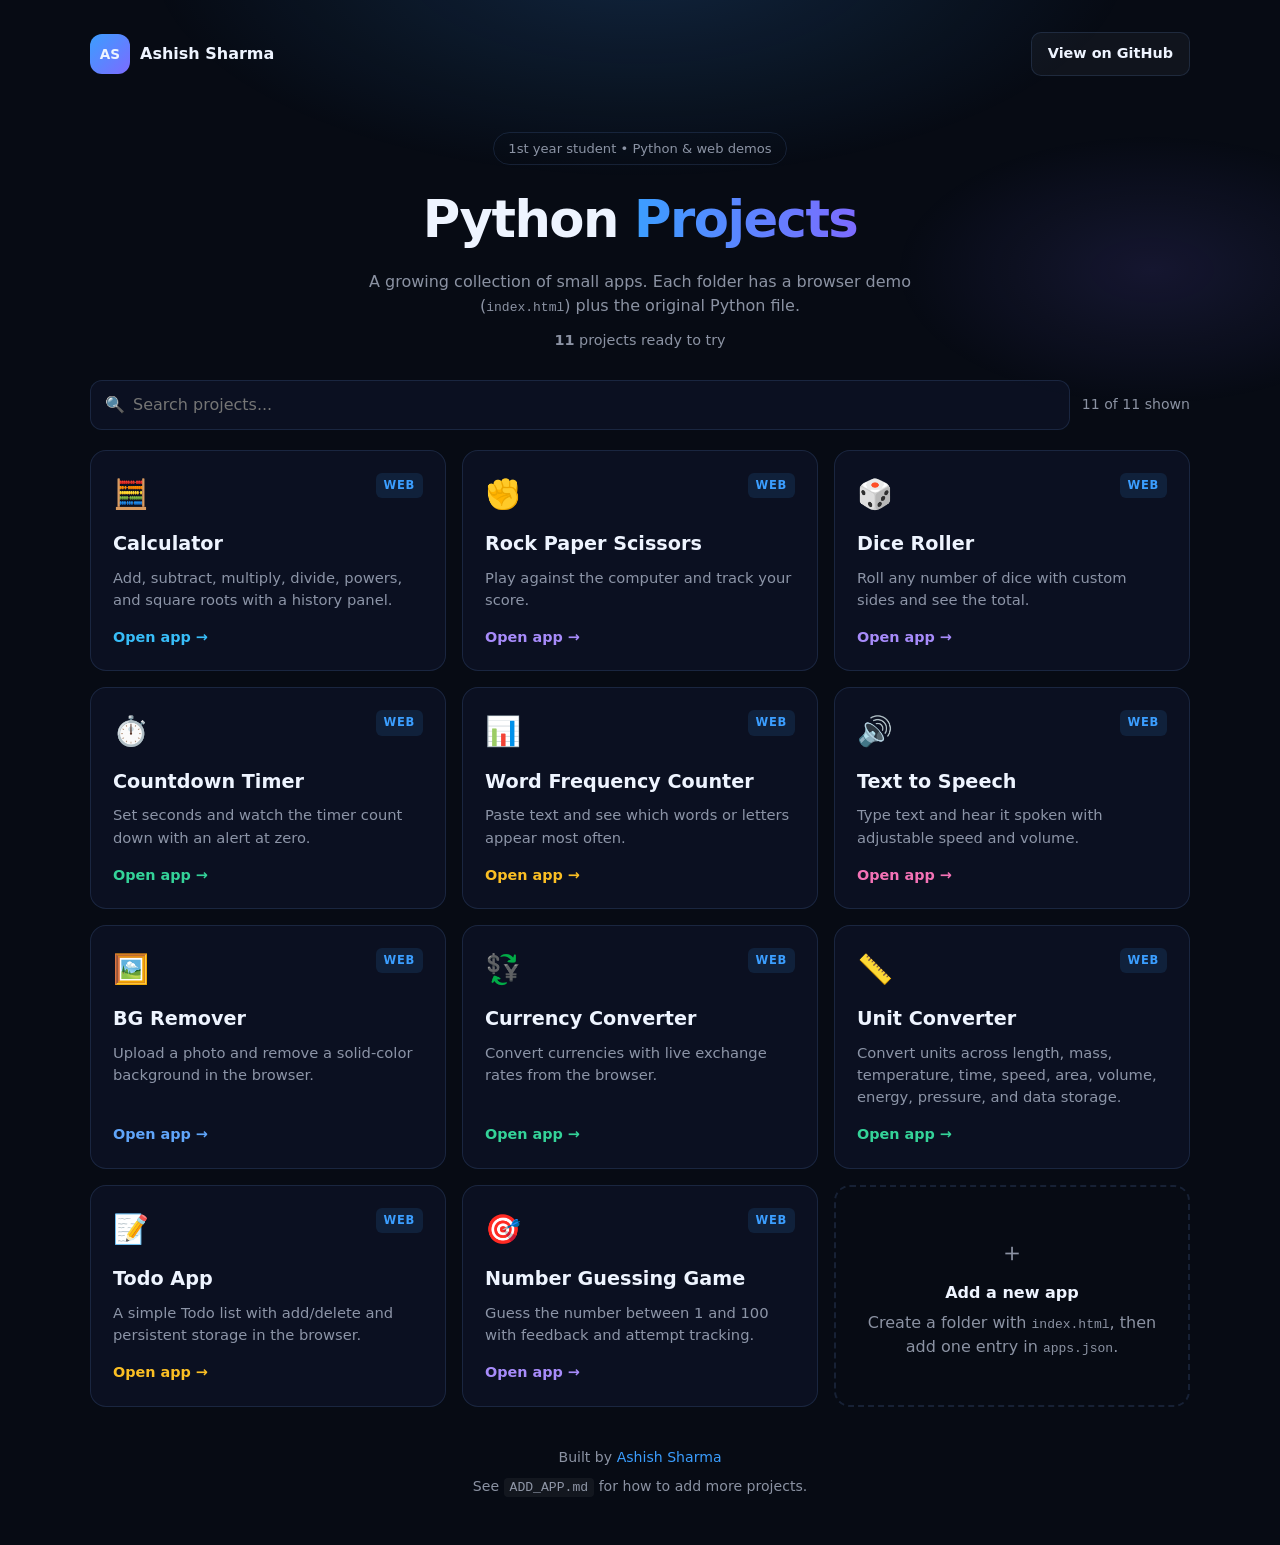
<file: index.html>
<!DOCTYPE html>
<html lang="en">
<head>
  <meta charset="UTF-8" />
  <meta name="viewport" content="width=device-width, initial-scale=1.0" />
  <meta name="description" content="Python projects by Ashish Sharma — try every app in your browser." />
  <title>Python Projects | Ashish Sharma</title>
  <link rel="stylesheet" href="shared/hub.css" />
</head>
<body>
  <div class="bg-glow"></div>

  <div class="wrap">
    <header class="top-bar">
      <a href="#" class="brand">
        <span class="brand-icon">AS</span>
        <span>Ashish Sharma</span>
      </a>
      <a class="github-btn" href="https://github.com/ashishsrs01/Python-projects" target="_blank" rel="noopener">
        View on GitHub
      </a>
    </header>

    <section class="hero">
      <div class="badge">1st year student • Python &amp; web demos</div>
      <h1>Python <span>Projects</span></h1>
      <p>
        A growing collection of small apps. Each folder has a browser demo
        (<code>index.html</code>) plus the original Python file.
      </p>
      <p style="margin-top:12px; font-size:0.9rem;">
        <strong id="stat-projects">7</strong> projects ready to try
      </p>
    </section>

    <div class="toolbar">
      <label class="search-box" for="search-input">
        <span aria-hidden="true">🔍</span>
        <input id="search-input" type="search" placeholder="Search projects..." />
      </label>
      <span class="count-label" id="project-count"></span>
    </div>

    <section class="grid" id="project-grid">
      <!-- Cards are added by shared/hub.js from apps.json -->
      <div class="card-add" id="card-add">
        <span style="font-size:1.6rem;">＋</span>
        <strong>Add a new app</strong>
        <p>Create a folder with <code>index.html</code>, then add one entry in <code>apps.json</code>.</p>
      </div>
    </section>

    <footer class="footer">
      <p>Built by <a href="https://github.com/ashishsrs01" target="_blank" rel="noopener">Ashish Sharma</a></p>
      <p style="margin-top:8px;">See <code>ADD_APP.md</code> for how to add more projects.</p>
    </footer>
  </div>

  <script src="shared/hub.js"></script>
</body>
</html>
</file>
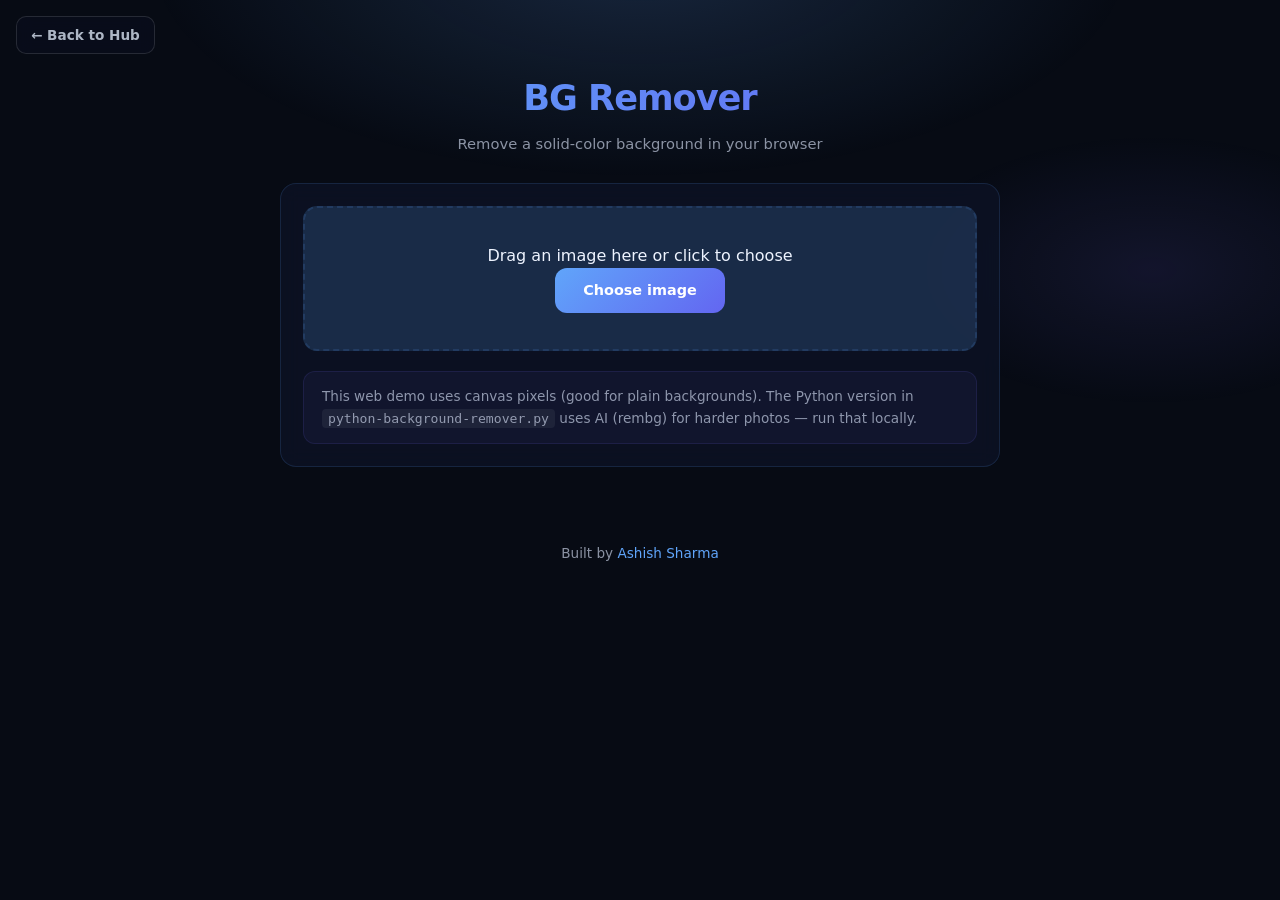
<file: BG remover/index.html>
<!DOCTYPE html>
<html lang="en">
<head>
  <meta charset="UTF-8" />
  <meta name="viewport" content="width=device-width, initial-scale=1.0" />
  <title>BG Remover | Python Projects</title>
  <link rel="stylesheet" href="../shared/app.css" />
  <link rel="stylesheet" href="../shared/app-theme.css" />
  <style>
    .drop {
      border: 2px dashed var(--border);
      border-radius: 14px;
      padding: 36px 16px;
      text-align: center;
      cursor: pointer;
      background: var(--accent-glow);
      transition: border-color 0.25s, background 0.25s, transform 0.2s;
    }

    .drop:hover { transform: translateY(-2px); }
    .drop.drag {
      border-color: var(--accent);
      background: rgba(96, 165, 250, 0.15);
    }

    input[type="file"] { display: none; }

    .slider-row { margin-top: 20px; display: none; }
    .slider-row.show { display: block; animation: fade-up 0.4s ease both; }

    .slider-row label {
      display: block;
      font-size: 0.9rem;
      color: var(--muted);
      margin-bottom: 8px;
    }

    input[type="range"] {
      width: 100%;
      accent-color: var(--accent);
    }

    .preview { margin-top: 20px; display: none; text-align: center; }
    .preview.show { display: block; animation: fade-up 0.4s ease both; }

    .preview img {
      max-width: 100%;
      border-radius: 12px;
      border: 1px solid var(--border);
      background: repeating-conic-gradient(#334155 0% 25%, #1e293b 0% 50%) 50% / 20px 20px;
    }

    .actions {
      margin-top: 16px;
      display: flex;
      gap: 10px;
      justify-content: center;
      flex-wrap: wrap;
    }
  </style>
</head>
<body class="app-page" data-accent="blue">
  <div class="bg-glow"></div>
  <a class="back-link" href="../index.html">← Back to Hub</a>

  <div class="app-shell">
    <header class="app-header">
      <h1 class="app-title">BG Remover</h1>
      <p class="app-subtitle">Remove a solid-color background in your browser</p>
    </header>

    <div class="panel">
      <div class="drop" id="dropZone">
        <p>Drag an image here or click to choose</p>
        <button class="btn-primary" type="button" id="chooseBtn">Choose image</button>
        <input type="file" id="fileInput" accept="image/*" />
      </div>

      <div class="slider-row" id="sliderRow">
        <label for="tolerance">How similar to the background color (higher = more removed)</label>
        <input type="range" id="tolerance" min="5" max="120" value="40" />
      </div>

      <div class="preview" id="preview">
        <img id="outputImg" alt="Result with transparent background" />
        <div class="actions">
          <button class="btn-primary" id="downloadBtn" type="button">Download PNG</button>
          <button class="btn-secondary" id="resetBtn" type="button">Try another</button>
        </div>
      </div>

      <p class="note-box">
        This web demo uses canvas pixels (good for plain backgrounds).
        The Python version in <code>python-background-remover.py</code> uses AI (rembg) for harder photos — run that locally.
      </p>
    </div>
  </div>

  <footer class="page-footer">
    Built by <a href="https://github.com/ashishsrs01" target="_blank" rel="noopener">Ashish Sharma</a>
  </footer>

  <canvas id="canvas" hidden></canvas>

  <script>
    const dropZone = document.getElementById("dropZone");
    const chooseBtn = document.getElementById("chooseBtn");
    const fileInput = document.getElementById("fileInput");
    const sliderRow = document.getElementById("sliderRow");
    const toleranceInput = document.getElementById("tolerance");
    const preview = document.getElementById("preview");
    const outputImg = document.getElementById("outputImg");
    const downloadBtn = document.getElementById("downloadBtn");
    const resetBtn = document.getElementById("resetBtn");
    const canvas = document.getElementById("canvas");
    const ctx = canvas.getContext("2d");

    let pngUrl = "";
    let loadedImage = null;

    function colorDistance(r1, g1, b1, r2, g2, b2) {
      return Math.abs(r1 - r2) + Math.abs(g1 - g2) + Math.abs(b1 - b2);
    }

    function removeBackground(img, tolerance) {
      canvas.width = img.width;
      canvas.height = img.height;
      ctx.drawImage(img, 0, 0);

      const data = ctx.getImageData(0, 0, canvas.width, canvas.height);
      const pixels = data.data;

      const bgR = pixels[0];
      const bgG = pixels[1];
      const bgB = pixels[2];

      for (let i = 0; i < pixels.length; i += 4) {
        const dist = colorDistance(pixels[i], pixels[i + 1], pixels[i + 2], bgR, bgG, bgB);
        if (dist < tolerance) pixels[i + 3] = 0;
      }

      ctx.putImageData(data, 0, 0);
      return canvas.toDataURL("image/png");
    }

    function showResult(dataUrl) {
      if (pngUrl && pngUrl.startsWith("blob:")) URL.revokeObjectURL(pngUrl);
      outputImg.src = dataUrl;
      pngUrl = dataUrl;
      preview.classList.add("show");
      sliderRow.classList.add("show");
    }

    function processImage(img) {
      loadedImage = img;
      showResult(removeBackground(img, Number(toleranceInput.value)));
    }

    function processFile(file) {
      if (!file || !file.type.startsWith("image/")) {
        alert("Please choose an image file.");
        return;
      }

      const reader = new FileReader();
      reader.onload = function (e) {
        const img = new Image();
        img.onload = function () { processImage(img); };
        img.src = e.target.result;
      };
      reader.readAsDataURL(file);
    }

    chooseBtn.addEventListener("click", (e) => {
      e.stopPropagation();
      fileInput.click();
    });

    dropZone.addEventListener("click", () => fileInput.click());

    fileInput.addEventListener("change", (e) => {
      if (e.target.files[0]) processFile(e.target.files[0]);
    });

    dropZone.addEventListener("dragover", (e) => {
      e.preventDefault();
      dropZone.classList.add("drag");
    });

    dropZone.addEventListener("dragleave", () => dropZone.classList.remove("drag"));

    dropZone.addEventListener("drop", (e) => {
      e.preventDefault();
      dropZone.classList.remove("drag");
      if (e.dataTransfer.files[0]) processFile(e.dataTransfer.files[0]);
    });

    toleranceInput.addEventListener("input", () => {
      if (loadedImage) showResult(removeBackground(loadedImage, Number(toleranceInput.value)));
    });

    downloadBtn.addEventListener("click", () => {
      const a = document.createElement("a");
      a.href = pngUrl;
      a.download = "no-background.png";
      a.click();
    });

    resetBtn.addEventListener("click", () => {
      fileInput.value = "";
      loadedImage = null;
      preview.classList.remove("show");
      sliderRow.classList.remove("show");
    });
  </script>
</body>
</html>
</file>
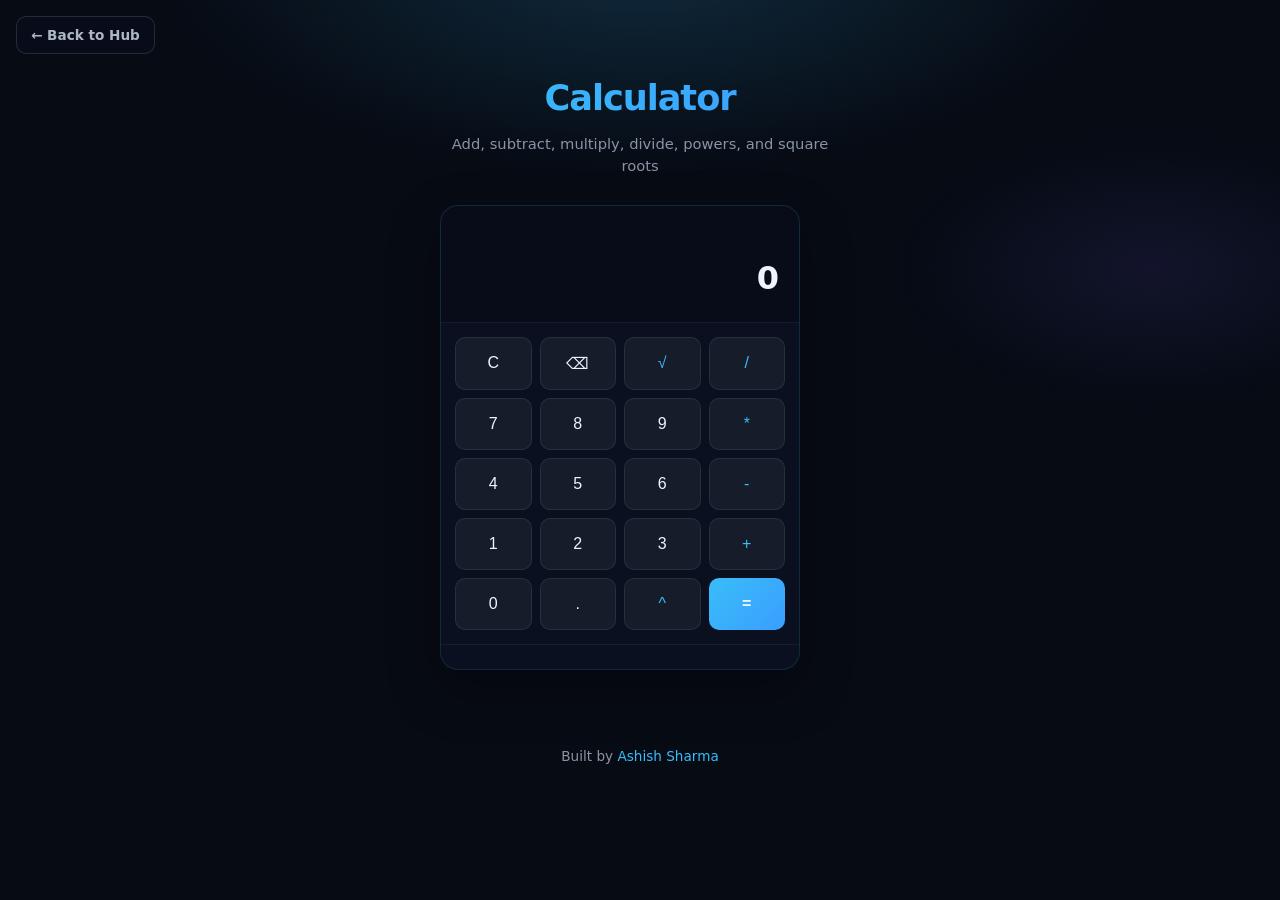
<file: Calculator/index.html>
<!DOCTYPE html>
<html lang="en">
<head>
  <meta charset="UTF-8" />
  <meta name="viewport" content="width=device-width, initial-scale=1.0" />
  <title>Calculator | Python Projects</title>
  <link rel="stylesheet" href="../shared/app.css" />
  <link rel="stylesheet" href="../shared/app-theme.css" />
  <style>
    body.app-page {
      display: flex;
      flex-direction: column;
      align-items: center;
    }

    .calc {
      width: min(360px, 100%);
      border-radius: 18px;
      border: 1px solid var(--border);
      background: var(--card);
      box-shadow: 0 20px 50px rgba(0, 0, 0, 0.35);
      overflow: hidden;
      animation: fade-up 0.55s ease 0.12s both;
    }

    .screen {
      padding: 20px;
      text-align: right;
      background: rgba(0, 0, 0, 0.25);
      border-bottom: 1px solid rgba(255, 255, 255, 0.06);
    }

    .expr {
      min-height: 22px;
      font-size: 0.9rem;
      color: var(--muted);
      word-break: break-all;
    }

    .result {
      font-size: 2rem;
      font-weight: 700;
      margin-top: 6px;
      word-break: break-all;
    }

    .result.error { color: #f87171; }

    .keys {
      display: grid;
      grid-template-columns: repeat(4, 1fr);
      gap: 8px;
      padding: 14px;
    }

    .keys button {
      padding: 16px 8px;
      font-size: 1rem;
      border: 1px solid rgba(255, 255, 255, 0.08);
      border-radius: 10px;
      background: rgba(255, 255, 255, 0.05);
      color: inherit;
      cursor: pointer;
      transition: background 0.15s ease, transform 0.1s ease;
    }

    .keys button:hover { background: var(--accent-glow); }
    .keys button:active { transform: scale(0.96); }
    .keys button.op { color: var(--accent); }
    .keys button.equals {
      background: linear-gradient(135deg, var(--accent), var(--accent2));
      border: none;
      font-weight: 700;
    }

    .history {
      max-height: 100px;
      overflow-y: auto;
      padding: 10px 16px 14px;
      font-size: 0.8rem;
      color: var(--muted);
      border-top: 1px solid rgba(255, 255, 255, 0.06);
    }

    .history div { margin-bottom: 4px; }
  </style>
</head>
<body class="app-page" data-accent="cyan">
  <div class="bg-glow"></div>
  <a class="back-link" href="../index.html">← Back to Hub</a>

  <div class="app-shell narrow">
    <header class="app-header">
      <h1 class="app-title">Calculator</h1>
      <p class="app-subtitle">Add, subtract, multiply, divide, powers, and square roots</p>
    </header>

    <div class="calc">
      <div class="screen">
        <div class="expr" id="expr"></div>
        <div class="result" id="result">0</div>
      </div>
      <div class="keys" id="keys"></div>
      <div class="history" id="history"></div>
    </div>
  </div>

  <footer class="page-footer">
    Built by <a href="https://github.com/ashishsrs01" target="_blank" rel="noopener">Ashish Sharma</a>
  </footer>

  <script>
    let current = "0";
    let expression = "";
    let historyList = [];

    const exprEl = document.getElementById("expr");
    const resultEl = document.getElementById("result");
    const historyEl = document.getElementById("history");
    const keysEl = document.getElementById("keys");

    const buttons = [
      "C", "⌫", "√", "/",
      "7", "8", "9", "*",
      "4", "5", "6", "-",
      "1", "2", "3", "+",
      "0", ".", "^", "=",
    ];

    function updateScreen() {
      exprEl.textContent = expression;
      resultEl.textContent = current;
      resultEl.classList.toggle("error", current === "Error");
    }

    function addToHistory(expr, res) {
      historyList.unshift(expr + " = " + res);
      if (historyList.length > 5) historyList.pop();
      historyEl.innerHTML = historyList.map((line) => "<div>" + line + "</div>").join("");
    }

    function clearAll() {
      current = "0";
      expression = "";
      updateScreen();
    }

    function deleteLast() {
      if (current === "Error") {
        current = "0";
      } else if (current.length <= 1) {
        current = "0";
      } else {
        current = current.slice(0, -1);
      }
      updateScreen();
    }

    function appendValue(val) {
      if (current === "Error") current = "0";
      if (current === "0" && val !== ".") {
        current = val;
      } else if (val === "." && current.includes(".")) {
        return;
      } else {
        current += val;
      }
      updateScreen();
    }

    function setOperator(op) {
      if (current === "Error") return;
      expression = current + " " + op;
      current = "0";
      updateScreen();
    }

    function applySqrt() {
      const num = parseFloat(current);
      if (isNaN(num) || num < 0) {
        current = "Error";
      } else {
        const answer = Math.sqrt(num);
        const rounded = Math.round(answer * 100000000) / 100000000;
        addToHistory("√" + num, rounded);
        current = String(rounded);
      }
      expression = "";
      updateScreen();
    }

    function calculate() {
      if (current === "Error") return;

      try {
        let mathExpr = (expression + current).trim();
        mathExpr = mathExpr.replace(/÷/g, "/").replace(/×/g, "*");

        if (!mathExpr || !/[\d.]/.test(mathExpr)) return;

        // Block division by zero (matches Python ValueError)
        if (/\/\s*0(\.0+)?(?!\d)/.test(mathExpr)) {
          current = "Error";
          expression = "";
          updateScreen();
          return;
        }

        mathExpr = mathExpr.replace(/\^/g, "**");
        const answer = Function('"use strict"; return (' + mathExpr + ")")();

        if (!isFinite(answer)) {
          current = "Error";
        } else {
          const rounded = Math.round(answer * 100000000) / 100000000;
          addToHistory(mathExpr.replace(/\*\*/g, "^"), rounded);
          current = String(rounded);
        }
        expression = "";
      } catch (e) {
        current = "Error";
        expression = "";
      }
      updateScreen();
    }

    function handleClick(label) {
      if (label === "C") return clearAll();
      if (label === "⌫") return deleteLast();
      if (label === "=") return calculate();
      if (label === "√") return applySqrt();
      if (["+", "-", "*", "/", "^"].includes(label)) return setOperator(label);
      appendValue(label);
    }

    buttons.forEach((label) => {
      const btn = document.createElement("button");
      btn.textContent = label;
      if (["+", "-", "*", "/", "^", "√"].includes(label)) btn.className = "op";
      if (label === "=") btn.className = "equals";
      btn.addEventListener("click", () => handleClick(label));
      keysEl.appendChild(btn);
    });

    updateScreen();
  </script>
</body>
</html>
</file>
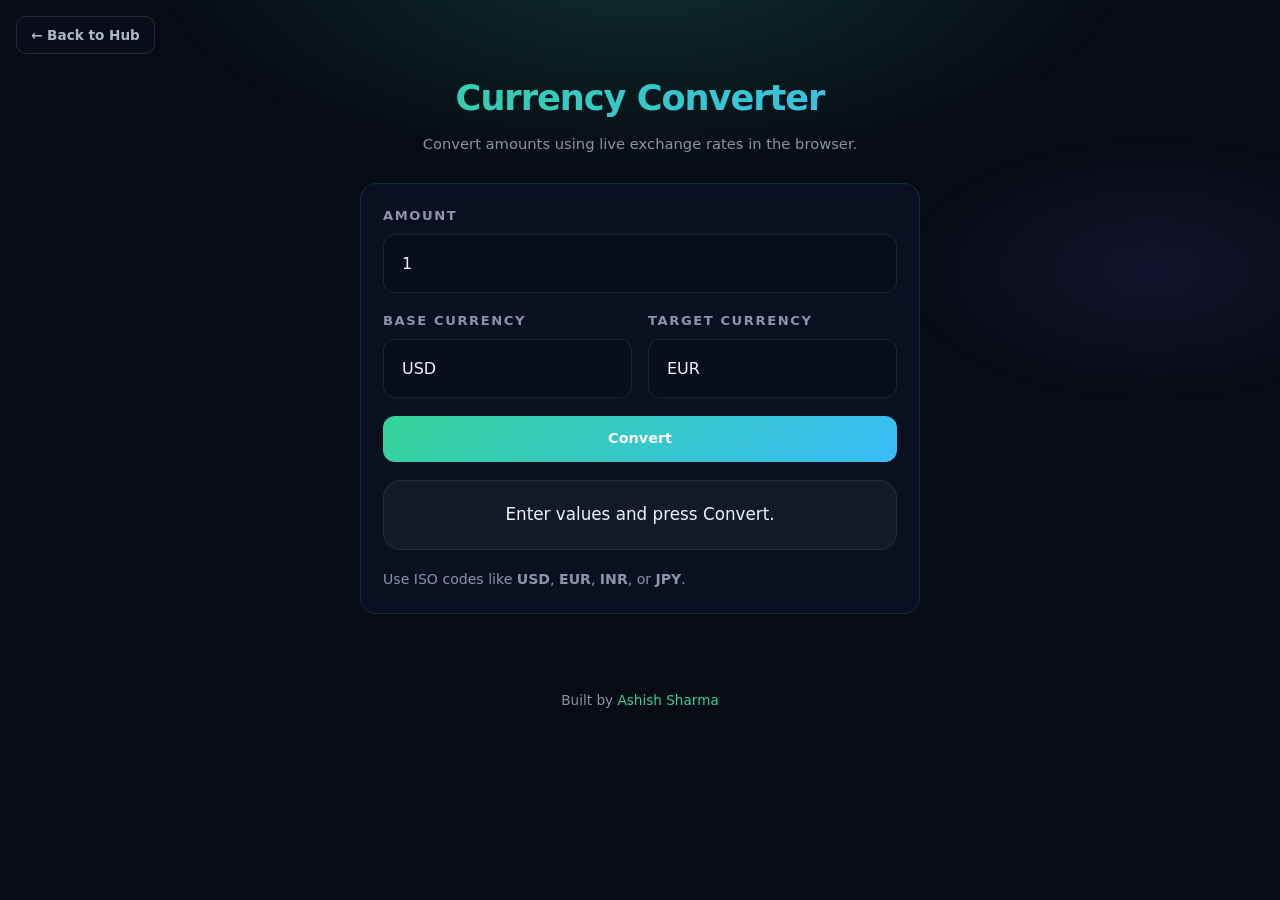
<file: currency converter/index.html>
<!DOCTYPE html>
<html lang="en">
<head>
  <meta charset="UTF-8" />
  <meta name="viewport" content="width=device-width, initial-scale=1.0" />
  <title>Currency Converter | Python Projects</title>
  <link rel="stylesheet" href="../shared/app.css" />
  <link rel="stylesheet" href="../shared/app-theme.css" />
  <style>
    .converter {
      display: grid;
      gap: 18px;
      max-width: 560px;
      margin: 0 auto;
    }

    .field-grid {
      display: grid;
      grid-template-columns: repeat(2, minmax(0, 1fr));
      gap: 16px;
    }

    .field {
      display: flex;
      flex-direction: column;
      gap: 8px;
    }

    .field label {
      font-size: 0.82rem;
      color: var(--muted);
      text-transform: uppercase;
      letter-spacing: 0.12em;
      font-weight: 700;
    }

    .field input {
      min-height: 52px;
      font-size: 1rem;
    }

    .result-box {
      padding: 18px 20px;
      border-radius: 18px;
      background: rgba(255, 255, 255, 0.04);
      border: 1px solid rgba(255, 255, 255, 0.08);
      min-height: 70px;
      display: grid;
      place-content: center;
      text-align: center;
      font-size: 1.05rem;
      color: var(--text);
    }

    .result-box.error {
      color: #fb7185;
    }

    .hint {
      color: var(--muted);
      font-size: 0.88rem;
      line-height: 1.6;
    }

    @media (max-width: 620px) {
      .field-grid {
        grid-template-columns: 1fr;
      }
    }
  </style>
</head>
<body class="app-page" data-accent="emerald">
  <div class="bg-glow"></div>
  <a class="back-link" href="../index.html">← Back to Hub</a>

  <div class="app-shell">
    <header class="app-header">
      <h1 class="app-title">Currency Converter</h1>
      <p class="app-subtitle">Convert amounts using live exchange rates in the browser.</p>
    </header>

    <div class="panel converter">
      <div class="field">
        <label for="amount">Amount</label>
        <input id="amount" class="text-input" type="number" min="0" step="any" value="1" />
      </div>

      <div class="field-grid">
        <div class="field">
          <label for="base-currency">Base currency</label>
          <input id="base-currency" class="text-input" type="text" value="USD" maxlength="3" />
        </div>
        <div class="field">
          <label for="target-currency">Target currency</label>
          <input id="target-currency" class="text-input" type="text" value="EUR" maxlength="3" />
        </div>
      </div>

      <button class="btn-primary" id="convert-btn">Convert</button>

      <div class="result-box" id="result-box">Enter values and press Convert.</div>

      <p class="hint">Use ISO codes like <strong>USD</strong>, <strong>EUR</strong>, <strong>INR</strong>, or <strong>JPY</strong>.</p>
    </div>
  </div>

  <footer class="page-footer">
    Built by <a href="https://github.com/ashishsrs01" target="_blank" rel="noopener">Ashish Sharma</a>
  </footer>

  <script>
    const amountInput = document.getElementById('amount');
    const baseInput = document.getElementById('base-currency');
    const targetInput = document.getElementById('target-currency');
    const resultBox = document.getElementById('result-box');
    const convertBtn = document.getElementById('convert-btn');

    function setResult(message, isError = false) {
      resultBox.textContent = message;
      resultBox.classList.toggle('error', isError);
    }

    async function convertCurrency() {
      const amount = parseFloat(amountInput.value);
      const base = baseInput.value.trim().toUpperCase();
      const target = targetInput.value.trim().toUpperCase();

      if (!amount || amount <= 0) {
        setResult('Please enter a valid amount larger than zero.', true);
        return;
      }
      if (!base || !target) {
        setResult('Please enter both base and target currency codes.', true);
        return;
      }
      if (base === target) {
        setResult(`${amount.toLocaleString()} ${base} = ${amount.toLocaleString()} ${target}`);
        return;
      }

      setResult('Converting…');

      try {
        const response = await fetch(`https://api.frankfurter.dev/v2/latest?from=${base}&to=${target}&amount=${amount}`);
        if (!response.ok) {
          throw new Error('Unable to fetch rates. Check the currency codes.');
        }

        const data = await response.json();
        const total = data.rates?.[target];
        if (typeof total !== 'number') {
          throw new Error('Unexpected response format from the exchange service.');
        }

        const rate = total / amount;
        setResult(`${amount.toLocaleString()} ${base} = ${total.toFixed(2)} ${target} (rate: ${rate.toFixed(4)})`);
      } catch (error) {
        setResult(error.message || 'Network error while fetching rates.', true);
      }
    }

    convertBtn.addEventListener('click', convertCurrency);
    [amountInput, baseInput, targetInput].forEach((input) => {
      input.addEventListener('keydown', (event) => {
        if (event.key === 'Enter') convertCurrency();
      });
    });
  </script>
</body>
</html>
</file>
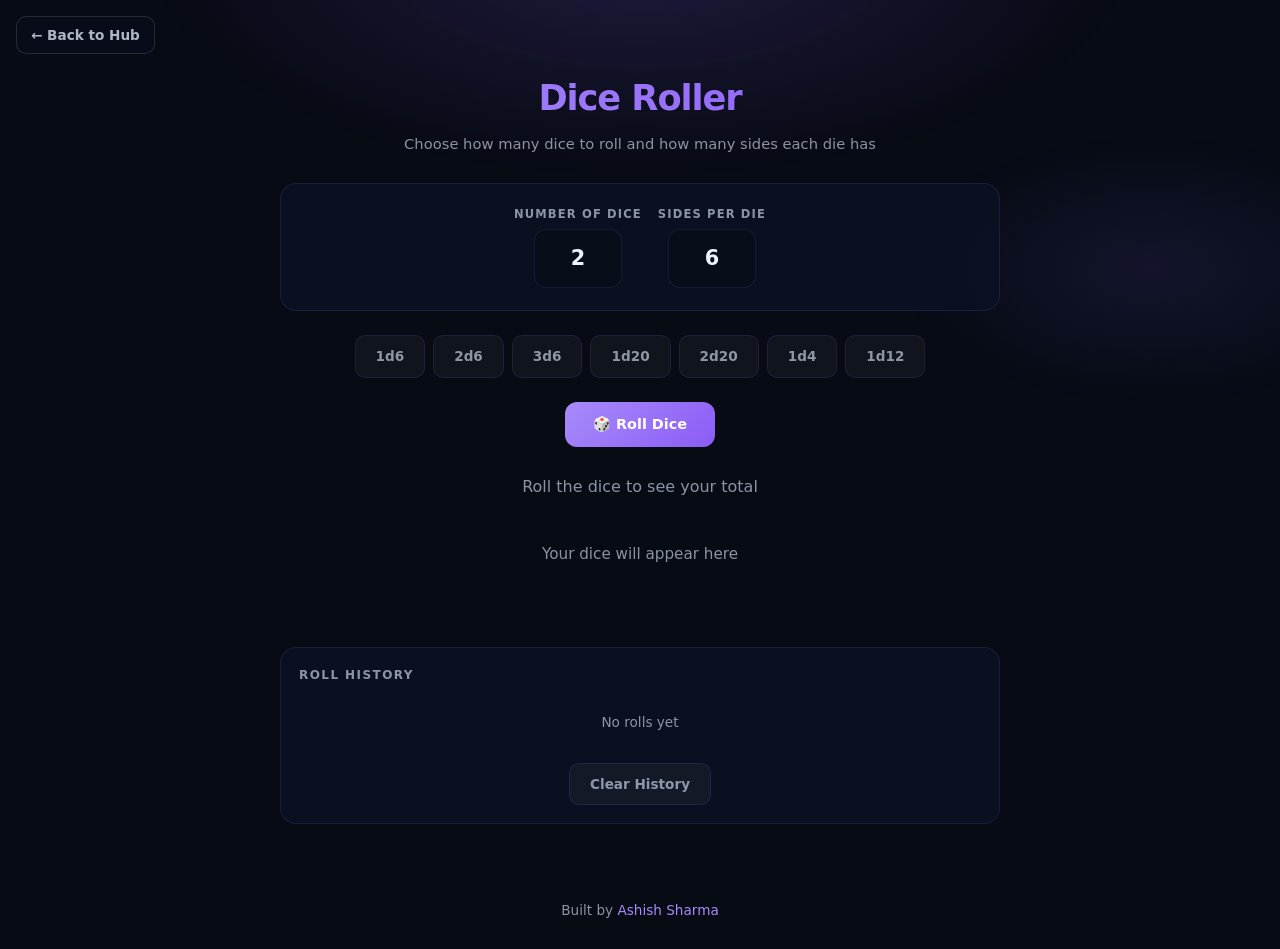
<file: DIce roller/index.html>
<!DOCTYPE html>
<html lang="en">
<head>
  <meta charset="UTF-8" />
  <meta name="viewport" content="width=device-width, initial-scale=1.0" />
  <meta name="description" content="Roll any number of dice with custom sides — by Ashish Sharma." />
  <title>Dice Roller | Python Projects</title>
  <link rel="stylesheet" href="../shared/app.css" />
  <link rel="stylesheet" href="../shared/app-theme.css" />
  <style>
    .dice-container { text-align: center; }

    .controls-panel {
      display: flex;
      flex-wrap: wrap;
      justify-content: center;
      gap: 16px;
      margin-bottom: 24px;
      animation: fade-up 0.55s ease 0.1s both;
    }

    .input-group {
      display: flex;
      flex-direction: column;
      gap: 6px;
      align-items: center;
    }

    .input-label {
      font-size: 0.72rem;
      font-weight: 600;
      text-transform: uppercase;
      letter-spacing: 0.1em;
      color: var(--muted);
    }

    .dice-input {
      width: 88px;
      padding: 12px;
      font-size: 1.3rem;
      font-weight: 600;
      text-align: center;
    }

    .dice-input::-webkit-inner-spin-button,
    .dice-input::-webkit-outer-spin-button { -webkit-appearance: none; }

    .presets {
      display: flex;
      flex-wrap: wrap;
      justify-content: center;
      gap: 8px;
      margin-bottom: 24px;
      animation: fade-up 0.55s ease 0.14s both;
    }

    .roll-btn-wrap {
      margin-bottom: 28px;
      animation: fade-up 0.55s ease 0.18s both;
    }

    .total-display {
      font-size: 1rem;
      color: var(--muted);
      margin-bottom: 20px;
      min-height: 1.5em;
    }

    .total-display strong {
      font-size: 2rem;
      color: var(--accent);
      margin-left: 6px;
    }

    .dice-arena {
      display: flex;
      flex-wrap: wrap;
      justify-content: center;
      gap: 12px;
      min-height: 100px;
      margin-bottom: 28px;
      animation: fade-up 0.55s ease 0.12s both;
    }

    .die {
      width: 64px;
      height: 64px;
      display: flex;
      align-items: center;
      justify-content: center;
      font-size: 1.6rem;
      font-weight: 800;
      background: var(--card);
      border: 2px solid var(--border);
      border-radius: 14px;
      transition: transform 0.3s cubic-bezier(0.34, 1.56, 0.64, 1);
    }

    .die.rolling {
      animation: die-roll 0.45s ease;
    }

    @keyframes die-roll {
      0% { transform: rotate(0deg) scale(1); }
      25% { transform: rotate(90deg) scale(1.08); }
      50% { transform: rotate(180deg) scale(0.95); }
      75% { transform: rotate(270deg) scale(1.05); }
      100% { transform: rotate(360deg) scale(1); }
    }

    .die.landed {
      border-color: var(--accent);
      box-shadow: 0 0 20px var(--accent-glow);
    }

    .placeholder-msg {
      color: var(--muted);
      font-size: 0.95rem;
      padding: 24px;
    }

    .history-section {
      background: var(--card);
      border: 1px solid var(--border);
      border-radius: var(--radius);
      padding: 18px;
      text-align: left;
      animation: fade-up 0.55s ease 0.22s both;
    }

    .history-title {
      font-size: 0.75rem;
      font-weight: 700;
      text-transform: uppercase;
      letter-spacing: 0.12em;
      color: var(--muted);
      margin-bottom: 12px;
    }

    .history-list {
      max-height: 200px;
      overflow-y: auto;
      display: flex;
      flex-direction: column;
      gap: 6px;
    }

    .history-item {
      display: flex;
      align-items: center;
      justify-content: space-between;
      gap: 10px;
      padding: 10px 12px;
      background: rgba(255, 255, 255, 0.03);
      border-radius: 8px;
      font-size: 0.85rem;
      animation: slide-in 0.3s ease;
    }

    @keyframes slide-in {
      from { opacity: 0; transform: translateX(-8px); }
      to { opacity: 1; transform: translateX(0); }
    }

    .history-rolls { color: var(--text); font-weight: 500; }
    .history-total { color: var(--accent); font-weight: 700; flex-shrink: 0; }

    .history-empty {
      color: var(--muted);
      font-size: 0.85rem;
      padding: 16px;
      text-align: center;
    }

    .history-actions {
      display: flex;
      justify-content: center;
      gap: 10px;
      margin-top: 14px;
    }

    @media (max-width: 500px) {
      .die { width: 54px; height: 54px; font-size: 1.3rem; }
    }
  </style>
</head>
<body class="app-page" data-accent="violet">
  <div class="bg-glow"></div>
  <a class="back-link" href="../index.html">← Back to Hub</a>

  <div class="app-shell">
    <header class="app-header">
      <h1 class="app-title">Dice Roller</h1>
      <p class="app-subtitle">Choose how many dice to roll and how many sides each die has</p>
    </header>

    <div class="dice-container">
      <div class="controls-panel panel">
        <div class="input-group">
          <label class="input-label" for="num-dice">Number of dice</label>
          <input type="number" class="dice-input text-input" id="num-dice" value="2" min="1" max="20" />
        </div>
        <div class="input-group">
          <label class="input-label" for="sides">Sides per die</label>
          <input type="number" class="dice-input text-input" id="sides" value="6" min="2" max="100" />
        </div>
      </div>

      <div class="presets">
        <button class="btn-secondary" type="button" onclick="setPreset(1, 6)">1d6</button>
        <button class="btn-secondary" type="button" onclick="setPreset(2, 6)">2d6</button>
        <button class="btn-secondary" type="button" onclick="setPreset(3, 6)">3d6</button>
        <button class="btn-secondary" type="button" onclick="setPreset(1, 20)">1d20</button>
        <button class="btn-secondary" type="button" onclick="setPreset(2, 20)">2d20</button>
        <button class="btn-secondary" type="button" onclick="setPreset(1, 4)">1d4</button>
        <button class="btn-secondary" type="button" onclick="setPreset(1, 12)">1d12</button>
      </div>

      <div class="roll-btn-wrap">
        <button class="btn-primary" id="roll-btn" type="button" onclick="rollAll()">🎲 Roll Dice</button>
      </div>

      <div class="total-display" id="total-display">Roll the dice to see your total</div>

      <div class="dice-arena" id="dice-arena">
        <p class="placeholder-msg">Your dice will appear here</p>
      </div>

      <div class="history-section">
        <div class="history-title">Roll History</div>
        <div class="history-list" id="history-list">
          <div class="history-empty" id="history-empty">No rolls yet</div>
        </div>
        <div class="history-actions">
          <button class="btn-secondary" type="button" onclick="clearHistory()">Clear History</button>
        </div>
      </div>
    </div>
  </div>

  <footer class="page-footer">
    Built by <a href="https://github.com/ashishsrs01" target="_blank" rel="noopener">Ashish Sharma</a>
  </footer>

  <script>
    // Same logic as roller.py — random.randint(1, sides) for each die
    function rollDice(numDice, sides) {
      const rolls = [];
      for (let i = 0; i < numDice; i++) {
        rolls.push(Math.floor(Math.random() * sides) + 1);
      }
      return rolls;
    }

    let isRolling = false;
    let rollCount = 0;

    const numDiceInput = document.getElementById("num-dice");
    const sidesInput = document.getElementById("sides");
    const diceArena = document.getElementById("dice-arena");
    const totalDisplay = document.getElementById("total-display");
    const rollBtn = document.getElementById("roll-btn");
    const historyList = document.getElementById("history-list");
    const historyEmpty = document.getElementById("history-empty");

    function setPreset(numDice, sides) {
      numDiceInput.value = numDice;
      sidesInput.value = sides;
    }

    function getInputs() {
      const numDice = Math.max(1, Math.min(20, parseInt(numDiceInput.value, 10) || 1));
      const sides = Math.max(2, Math.min(100, parseInt(sidesInput.value, 10) || 6));
      numDiceInput.value = numDice;
      sidesInput.value = sides;
      return { numDice, sides };
    }

    function rollAll() {
      if (isRolling) return;

      const { numDice, sides } = getInputs();
      isRolling = true;
      rollBtn.disabled = true;
      rollBtn.textContent = "Rolling...";

      diceArena.innerHTML = "";
      const diceEls = [];

      for (let i = 0; i < numDice; i++) {
        const die = document.createElement("div");
        die.className = "die rolling";
        die.textContent = "?";
        diceArena.appendChild(die);
        diceEls.push(die);
      }

      totalDisplay.innerHTML = "Rolling...";

      let ticks = 0;
      const animInterval = setInterval(() => {
        diceEls.forEach((die) => {
          die.textContent = Math.floor(Math.random() * sides) + 1;
        });
        ticks++;
        if (ticks >= 8) {
          clearInterval(animInterval);
          finishRoll(numDice, sides, diceEls);
        }
      }, 60);
    }

    function finishRoll(numDice, sides, diceEls) {
      const results = rollDice(numDice, sides);
      const total = results.reduce((sum, n) => sum + n, 0);

      diceEls.forEach((die, i) => {
        die.classList.remove("rolling");
        die.classList.add("landed");
        die.textContent = results[i];
      });

      totalDisplay.innerHTML = `Total:<strong>${total}</strong>`;
      addHistory(numDice, sides, results, total);

      isRolling = false;
      rollBtn.disabled = false;
      rollBtn.textContent = "🎲 Roll Dice";
    }

    function addHistory(numDice, sides, results, total) {
      rollCount++;
      historyEmpty.style.display = "none";

      const item = document.createElement("div");
      item.className = "history-item";
      item.innerHTML = `
        <span>#${rollCount} · ${numDice}d${sides}</span>
        <span class="history-rolls">[${results.join(", ")}]</span>
        <span class="history-total">= ${total}</span>
      `;

      historyList.insertBefore(item, historyList.firstChild.nextSibling);

      const items = historyList.querySelectorAll(".history-item");
      if (items.length > 15) {
        historyList.removeChild(items[items.length - 1]);
      }
    }

    function clearHistory() {
      historyList.querySelectorAll(".history-item").forEach((el) => el.remove());
      historyEmpty.style.display = "block";
      rollCount = 0;
    }

    document.addEventListener("keydown", (e) => {
      if (e.key === "Enter" || e.key === " ") {
        e.preventDefault();
        rollAll();
      }
    });
  </script>
</body>
</html>
</file>
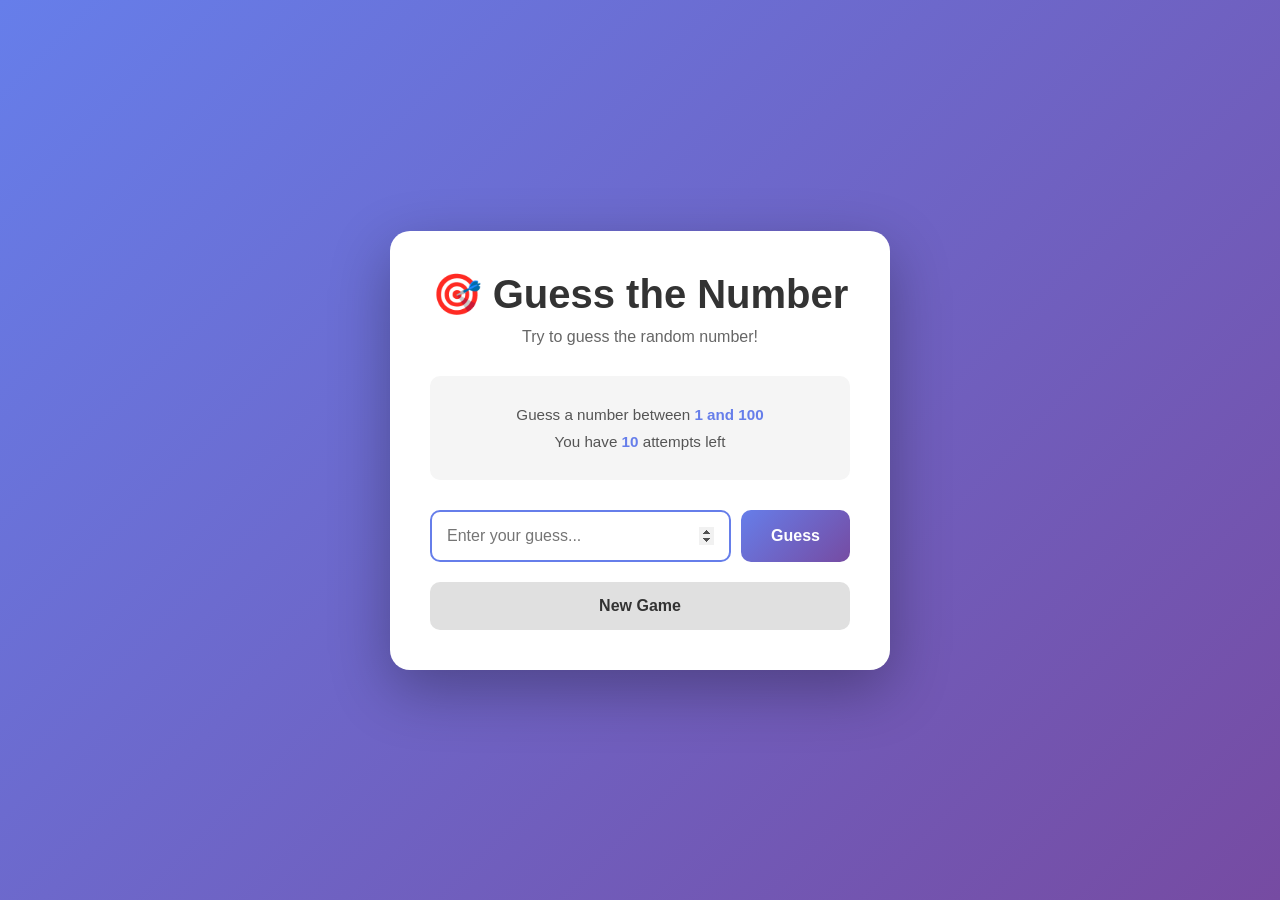
<file: Number gussing app/index.html>
<!DOCTYPE html>
<html lang="en">
<head>
    <meta charset="UTF-8">
    <meta name="viewport" content="width=device-width, initial-scale=1.0">
    <title>Number Guessing Game</title>
    <style>
        * {
            margin: 0;
            padding: 0;
            box-sizing: border-box;
        }

        body {
            font-family: 'Segoe UI', Tahoma, Geneva, Verdana, sans-serif;
            background: linear-gradient(135deg, #667eea 0%, #764ba2 100%);
            min-height: 100vh;
            display: flex;
            justify-content: center;
            align-items: center;
            padding: 20px;
        }

        .container {
            background: white;
            border-radius: 20px;
            box-shadow: 0 20px 60px rgba(0, 0, 0, 0.3);
            padding: 40px;
            max-width: 500px;
            width: 100%;
        }

        h1 {
            text-align: center;
            color: #333;
            margin-bottom: 10px;
            font-size: 2.5em;
        }

        .subtitle {
            text-align: center;
            color: #666;
            margin-bottom: 30px;
            font-size: 1em;
        }

        .game-info {
            background: #f5f5f5;
            padding: 20px;
            border-radius: 10px;
            margin-bottom: 30px;
            text-align: center;
        }

        .info-item {
            margin: 10px 0;
            color: #555;
            font-size: 0.95em;
        }

        .info-item strong {
            color: #667eea;
        }

        .input-group {
            display: flex;
            gap: 10px;
            margin-bottom: 20px;
        }

        input[type="number"] {
            flex: 1;
            padding: 15px;
            border: 2px solid #ddd;
            border-radius: 10px;
            font-size: 1em;
            transition: border-color 0.3s;
        }

        input[type="number"]:focus {
            outline: none;
            border-color: #667eea;
        }

        button {
            padding: 15px 30px;
            background: linear-gradient(135deg, #667eea 0%, #764ba2 100%);
            color: white;
            border: none;
            border-radius: 10px;
            font-size: 1em;
            font-weight: 600;
            cursor: pointer;
            transition: transform 0.2s, box-shadow 0.2s;
        }

        button:hover {
            transform: translateY(-2px);
            box-shadow: 0 10px 20px rgba(102, 126, 234, 0.3);
        }

        button:active {
            transform: translateY(0);
        }

        .button-group {
            display: flex;
            gap: 10px;
        }

        .btn-secondary {
            background: #e0e0e0;
            color: #333;
            flex: 1;
        }

        .btn-secondary:hover {
            background: #d0d0d0;
            box-shadow: 0 10px 20px rgba(0, 0, 0, 0.1);
        }

        .message {
            margin-top: 20px;
            padding: 15px;
            border-radius: 10px;
            text-align: center;
            font-weight: 600;
            display: none;
        }

        .message.show {
            display: block;
        }

        .message.correct {
            background: #d4edda;
            color: #155724;
            border: 2px solid #28a745;
        }

        .message.too-high {
            background: #f8d7da;
            color: #721c24;
            border: 2px solid #f5c6cb;
        }

        .message.too-low {
            background: #cce5ff;
            color: #004085;
            border: 2px solid #b8daff;
        }

        .stats {
            background: #f5f5f5;
            padding: 20px;
            border-radius: 10px;
            margin-top: 20px;
        }

        .stat-row {
            display: flex;
            justify-content: space-between;
            margin: 10px 0;
            color: #555;
        }

        .stat-row strong {
            color: #667eea;
        }

        .game-over {
            text-align: center;
            margin-top: 20px;
        }

        .game-over h2 {
            color: #28a745;
            margin-bottom: 15px;
            font-size: 1.8em;
        }

        @media (max-width: 480px) {
            .container {
                padding: 25px;
            }

            h1 {
                font-size: 2em;
            }

            .input-group {
                flex-direction: column;
            }
        }
    </style>
</head>
<body>
    <div class="container">
        <h1>🎯 Guess the Number</h1>
        <p class="subtitle">Try to guess the random number!</p>

        <div class="game-info">
            <div class="info-item">Guess a number between <strong>1 and 100</strong></div>
            <div class="info-item">You have <strong id="attemptCount">10</strong> attempts left</div>
        </div>

        <div class="input-group">
            <input type="number" id="guessInput" min="1" max="100" placeholder="Enter your guess...">
            <button onclick="submitGuess()">Guess</button>
        </div>

        <div id="message" class="message"></div>

        <div class="stats" id="statsBox" style="display: none;">
            <div class="stat-row">
                <span>Attempts Made:</span>
                <strong id="attemptsMade">0</strong>
            </div>
            <div class="stat-row">
                <span>Previous Guesses:</span>
                <strong id="previousGuesses">-</strong>
            </div>
        </div>

        <div class="button-group">
            <button class="btn-secondary" onclick="resetGame()">New Game</button>
        </div>

        <div id="gameOver" class="game-over" style="display: none;">
            <h2>🎉 You Won!</h2>
            <p id="winMessage"></p>
        </div>
    </div>

    <script>
        let randomNumber = Math.floor(Math.random() * 100) + 1;
        let attempts = 0;
        const maxAttempts = 10;
        let guesses = [];
        let gameOver = false;

        function submitGuess() {
            if (gameOver) return;

            const guessInput = document.getElementById('guessInput');
            const guess = parseInt(guessInput.value);
            const messageDiv = document.getElementById('message');

            if (!guessInput.value || guess < 1 || guess > 100) {
                messageDiv.textContent = '❌ Please enter a valid number between 1 and 100';
                messageDiv.className = 'message show too-high';
                return;
            }

            attempts++;
            guesses.push(guess);
            document.getElementById('attemptsMade').textContent = attempts;
            document.getElementById('previousGuesses').textContent = guesses.join(', ');
            document.getElementById('statsBox').style.display = 'block';

            const attemptsLeft = maxAttempts - attempts;
            document.getElementById('attemptCount').textContent = attemptsLeft;

            if (guess === randomNumber) {
                messageDiv.textContent = `🎉 Correct! The number was ${randomNumber}!`;
                messageDiv.className = 'message show correct';
                document.getElementById('gameOver').style.display = 'block';
                document.getElementById('winMessage').textContent = `You guessed it in ${attempts} attempt${attempts !== 1 ? 's' : ''}!`;
                gameOver = true;
            } else if (guess < randomNumber) {
                messageDiv.textContent = `📈 Too low! Try a higher number.`;
                messageDiv.className = 'message show too-low';
            } else {
                messageDiv.textContent = `📉 Too high! Try a lower number.`;
                messageDiv.className = 'message show too-high';
            }

            if (attemptsLeft === 0 && guess !== randomNumber) {
                messageDiv.textContent = `💔 Game Over! The number was ${randomNumber}.`;
                messageDiv.className = 'message show too-high';
                document.getElementById('gameOver').style.display = 'block';
                document.getElementById('gameOver').innerHTML = `<h2>💔 Game Over!</h2><p>The correct number was <strong>${randomNumber}</strong></p>`;
                gameOver = true;
            }

            guessInput.value = '';
            guessInput.focus();
        }

        function resetGame() {
            randomNumber = Math.floor(Math.random() * 100) + 1;
            attempts = 0;
            guesses = [];
            gameOver = false;
            document.getElementById('guessInput').value = '';
            document.getElementById('message').className = 'message';
            document.getElementById('message').textContent = '';
            document.getElementById('statsBox').style.display = 'none';
            document.getElementById('gameOver').style.display = 'none';
            document.getElementById('attemptCount').textContent = maxAttempts;
            document.getElementById('guessInput').focus();
        }

        document.getElementById('guessInput').addEventListener('keypress', function(e) {
            if (e.key === 'Enter') {
                submitGuess();
            }
        });

        window.onload = function() {
            document.getElementById('guessInput').focus();
        };
    </script>
</body>
</html>
</file>
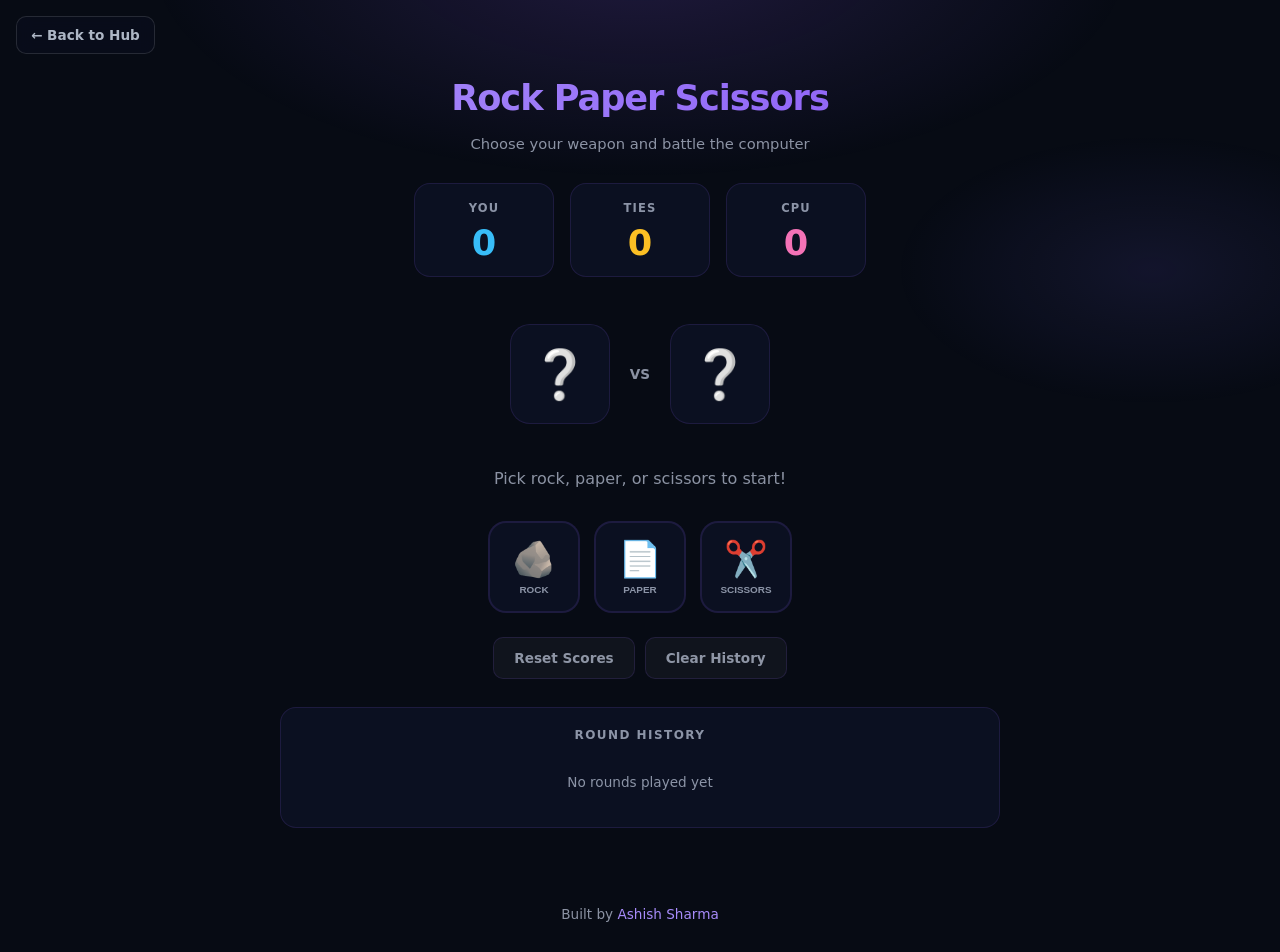
<file: Rock paper scissor/index.html>
<!DOCTYPE html>
<html lang="en">
<head>
  <meta charset="UTF-8" />
  <meta name="viewport" content="width=device-width, initial-scale=1.0" />
  <title>Rock Paper Scissors | Python Projects</title>
  <link rel="stylesheet" href="../shared/app.css" />
  <link rel="stylesheet" href="../shared/app-theme.css" />
  <style>
    .game-container { text-align: center; }

    .scoreboard {
      display: flex; justify-content: center; gap: 16px;
      margin-bottom: 32px;
      animation: fade-up 0.55s ease 0.1s both;
    }

    .score-card {
      flex: 1; max-width: 140px;
      padding: 16px;
      background: var(--card);
      border: 1px solid var(--border);
      border-radius: var(--radius);
    }

    .score-label {
      font-size: 0.72rem; font-weight: 600;
      text-transform: uppercase; letter-spacing: 0.1em;
      color: var(--muted); margin-bottom: 8px;
    }

    .score-value {
      font-size: 2.2rem; font-weight: 700; line-height: 1;
      color: var(--accent);
    }

    .score-card.player .score-value { color: #38bdf8; }
    .score-card.computer .score-value { color: #f472b6; }
    .score-card.tie .score-value { color: #fbbf24; }

    .arena {
      display: flex; align-items: center; justify-content: center; gap: 20px;
      margin-bottom: 28px; min-height: 130px;
      animation: fade-up 0.55s ease 0.14s both;
    }

    .arena-hand {
      width: 100px; height: 100px;
      display: flex; align-items: center; justify-content: center;
      font-size: 3rem;
      background: var(--card);
      border: 1px solid var(--border);
      border-radius: 20px;
      transition: all 0.35s cubic-bezier(0.34, 1.56, 0.64, 1);
    }

    .arena-hand.shake { animation: shake 0.5s ease; }

    @keyframes shake {
      0%, 100% { transform: translateY(0); }
      25% { transform: translateY(-12px); }
      50% { transform: translateY(4px); }
      75% { transform: translateY(-6px); }
    }

    .arena-hand.win {
      border-color: #34d399;
      box-shadow: 0 0 24px rgba(52, 211, 153, 0.25);
      transform: scale(1.06);
    }

    .arena-hand.lose { opacity: 0.45; transform: scale(0.94); }

    .arena-vs { font-size: 0.85rem; font-weight: 700; color: var(--muted); }

    .result-message {
      font-size: 1.2rem; font-weight: 700;
      margin-bottom: 28px; min-height: 1.6em;
    }

    .result-message.win { color: #34d399; }
    .result-message.lose { color: #f472b6; }
    .result-message.tie { color: #fbbf24; }
    .result-message.waiting { color: var(--muted); font-weight: 500; font-size: 1rem; }

    .choices {
      display: flex; justify-content: center; gap: 14px;
      margin-bottom: 24px;
      animation: fade-up 0.55s ease 0.18s both;
    }

    .choice-btn {
      width: 92px; height: 92px;
      display: flex; flex-direction: column;
      align-items: center; justify-content: center; gap: 4px;
      font-size: 2.2rem;
      background: var(--card);
      border: 2px solid var(--border);
      border-radius: 18px;
      cursor: pointer;
      transition: all 0.25s cubic-bezier(0.34, 1.56, 0.64, 1);
    }

    .choice-btn:hover {
      transform: translateY(-4px) scale(1.04);
      border-color: var(--accent);
      box-shadow: 0 10px 28px var(--accent-glow);
    }

    .choice-btn:disabled { opacity: 0.4; cursor: not-allowed; transform: none; }

    .choice-label {
      font-size: 0.62rem; font-weight: 600;
      text-transform: uppercase; color: var(--muted);
    }

    .controls {
      display: flex; justify-content: center; gap: 10px;
      margin-bottom: 28px;
    }

    .history-section {
      background: var(--card);
      border: 1px solid var(--border);
      border-radius: var(--radius);
      padding: 18px;
      animation: fade-up 0.55s ease 0.22s both;
    }

    .history-title {
      font-size: 0.75rem; font-weight: 700;
      text-transform: uppercase; letter-spacing: 0.12em;
      color: var(--muted); margin-bottom: 12px;
    }

    .history-list {
      max-height: 180px; overflow-y: auto;
      display: flex; flex-direction: column; gap: 6px;
    }

    .history-item {
      display: flex; align-items: center; justify-content: space-between;
      padding: 8px 12px;
      background: rgba(255, 255, 255, 0.03);
      border-radius: 8px;
      font-size: 0.82rem;
      animation: slide-in 0.3s ease;
    }

    @keyframes slide-in {
      from { opacity: 0; transform: translateX(-8px); }
      to { opacity: 1; transform: translateX(0); }
    }

    .history-result.win { color: #34d399; font-weight: 700; }
    .history-result.lose { color: #f472b6; font-weight: 700; }
    .history-result.tie { color: #fbbf24; font-weight: 700; }

    .history-empty { color: var(--muted); padding: 16px; font-size: 0.85rem; }

    @media (max-width: 500px) {
      .arena-hand { width: 76px; height: 76px; font-size: 2.2rem; }
      .choice-btn { width: 76px; height: 76px; font-size: 1.8rem; }
    }
  </style>
</head>
<body class="app-page" data-accent="violet">
  <div class="bg-glow"></div>
  <a class="back-link" href="../index.html">← Back to Hub</a>

  <div class="app-shell">
    <header class="app-header">
      <h1 class="app-title">Rock Paper Scissors</h1>
      <p class="app-subtitle">Choose your weapon and battle the computer</p>
    </header>

    <div class="game-container">
      <div class="scoreboard">
        <div class="score-card player">
          <div class="score-label">You</div>
          <div class="score-value" id="player-score">0</div>
        </div>
        <div class="score-card tie">
          <div class="score-label">Ties</div>
          <div class="score-value" id="tie-score">0</div>
        </div>
        <div class="score-card computer">
          <div class="score-label">CPU</div>
          <div class="score-value" id="computer-score">0</div>
        </div>
      </div>

      <div class="arena">
        <div class="arena-hand player-hand" id="player-hand">❔</div>
        <div class="arena-vs">VS</div>
        <div class="arena-hand computer-hand" id="computer-hand">❔</div>
      </div>

      <div class="result-message waiting" id="result-message">Pick rock, paper, or scissors to start!</div>

      <div class="choices">
        <button class="choice-btn" onclick="play('rock')" title="Rock">🪨<span class="choice-label">Rock</span></button>
        <button class="choice-btn" onclick="play('paper')" title="Paper">📄<span class="choice-label">Paper</span></button>
        <button class="choice-btn" onclick="play('scissors')" title="Scissors">✂️<span class="choice-label">Scissors</span></button>
      </div>

      <div class="controls">
        <button class="btn-secondary" onclick="resetScores()">Reset Scores</button>
        <button class="btn-secondary" onclick="clearHistory()">Clear History</button>
      </div>

      <div class="history-section">
        <div class="history-title">Round History</div>
        <div class="history-list" id="history-list">
          <div class="history-empty" id="history-empty">No rounds played yet</div>
        </div>
      </div>
    </div>
  </div>

  <footer class="page-footer">
    Built by <a href="https://github.com/ashishsrs01" target="_blank" rel="noopener">Ashish Sharma</a>
  </footer>

  <script>
    let playerScore = 0, computerScore = 0, tieScore = 0, roundNumber = 0, isPlaying = false;
    const emojis = { rock: '🪨', paper: '📄', scissors: '✂️' };
    const playerHand = document.getElementById('player-hand');
    const computerHand = document.getElementById('computer-hand');
    const resultMessage = document.getElementById('result-message');
    const historyList = document.getElementById('history-list');
    const historyEmpty = document.getElementById('history-empty');
    const buttons = document.querySelectorAll('.choice-btn');

    function getComputerChoice() {
      const choices = ['rock', 'paper', 'scissors'];
      return choices[Math.floor(Math.random() * 3)];
    }

    function getWinner(userChoice, computerChoice) {
      if (userChoice === computerChoice) return 'tie';
      if (
        (userChoice === 'rock' && computerChoice === 'scissors') ||
        (userChoice === 'paper' && computerChoice === 'rock') ||
        (userChoice === 'scissors' && computerChoice === 'paper')
      ) return 'win';
      return 'lose';
    }

    function play(userChoice) {
      if (isPlaying) return;
      isPlaying = true;
      buttons.forEach(b => b.disabled = true);

      playerHand.textContent = '✊';
      computerHand.textContent = '✊';
      playerHand.classList.add('shake');
      computerHand.classList.add('shake');
      playerHand.classList.remove('win', 'lose');
      computerHand.classList.remove('win', 'lose');
      resultMessage.textContent = '...';
      resultMessage.className = 'result-message waiting';

      setTimeout(() => {
        playerHand.classList.remove('shake');
        computerHand.classList.remove('shake');

        const computerChoice = getComputerChoice();
        const result = getWinner(userChoice, computerChoice);

        playerHand.textContent = emojis[userChoice];
        computerHand.textContent = emojis[computerChoice];
        roundNumber++;

        if (result === 'win') {
          playerScore++;
          resultMessage.textContent = '🎉 You Win!';
          resultMessage.className = 'result-message win';
          playerHand.classList.add('win');
          computerHand.classList.add('lose');
        } else if (result === 'lose') {
          computerScore++;
          resultMessage.textContent = '😢 Computer Wins!';
          resultMessage.className = 'result-message lose';
          computerHand.classList.add('win');
          playerHand.classList.add('lose');
        } else {
          tieScore++;
          resultMessage.textContent = "🤝 It's a Tie!";
          resultMessage.className = 'result-message tie';
        }

        document.getElementById('player-score').textContent = playerScore;
        document.getElementById('computer-score').textContent = computerScore;
        document.getElementById('tie-score').textContent = tieScore;
        addHistory(roundNumber, userChoice, computerChoice, result);

        buttons.forEach(b => b.disabled = false);
        isPlaying = false;
      }, 600);
    }

    function addHistory(round, userChoice, computerChoice, result) {
      historyEmpty.style.display = 'none';
      const item = document.createElement('div');
      item.className = 'history-item';
      item.innerHTML = `
        <span>#${round}</span>
        <span>${emojis[userChoice]} vs ${emojis[computerChoice]}</span>
        <span class="history-result ${result}">${result === 'win' ? 'Won' : result === 'lose' ? 'Lost' : 'Tie'}</span>
      `;
      historyList.insertBefore(item, historyList.firstChild.nextSibling);
      const items = historyList.querySelectorAll('.history-item');
      if (items.length > 20) historyList.removeChild(items[items.length - 1]);
    }

    function resetScores() {
      playerScore = computerScore = tieScore = roundNumber = 0;
      document.getElementById('player-score').textContent = '0';
      document.getElementById('computer-score').textContent = '0';
      document.getElementById('tie-score').textContent = '0';
      playerHand.textContent = '❔';
      computerHand.textContent = '❔';
      playerHand.classList.remove('win', 'lose');
      computerHand.classList.remove('win', 'lose');
      resultMessage.textContent = 'Scores reset! Pick again.';
      resultMessage.className = 'result-message waiting';
      clearHistory();
    }

    function clearHistory() {
      historyList.querySelectorAll('.history-item').forEach(i => i.remove());
      historyEmpty.style.display = 'block';
    }

    document.addEventListener('keydown', (e) => {
      if (e.key === '1' || e.key.toLowerCase() === 'r') play('rock');
      if (e.key === '2' || e.key.toLowerCase() === 'p') play('paper');
      if (e.key === '3' || e.key.toLowerCase() === 's') play('scissors');
    });
  </script>
</body>
</html>
</file>
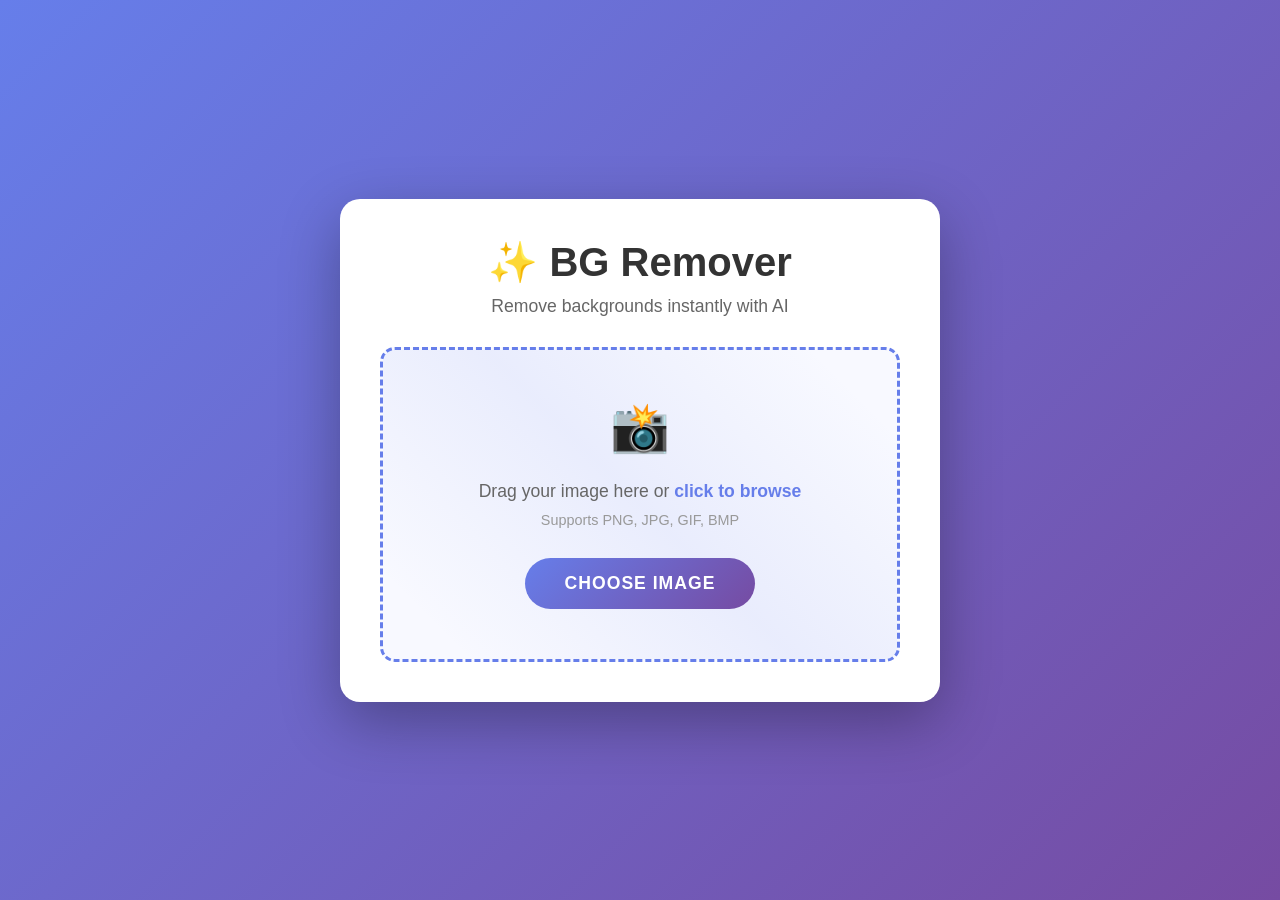
<file: templates/index.html>
<!DOCTYPE html>
<html lang="en">
<head>
    <meta charset="UTF-8">
    <meta name="viewport" content="width=device-width, initial-scale=1.0">
    <title>Background Remover</title>
    <style>
        * {
            margin: 0;
            padding: 0;
            box-sizing: border-box;
        }

        body {
            font-family: 'Segoe UI', Tahoma, Geneva, Verdana, sans-serif;
            background: linear-gradient(135deg, #667eea 0%, #764ba2 100%);
            min-height: 100vh;
            display: flex;
            justify-content: center;
            align-items: center;
            padding: 20px;
        }

        .container {
            background: white;
            border-radius: 20px;
            box-shadow: 0 20px 60px rgba(0, 0, 0, 0.3);
            padding: 40px;
            max-width: 600px;
            width: 100%;
            animation: slideUp 0.6s ease-out;
        }

        @keyframes slideUp {
            from {
                opacity: 0;
                transform: translateY(30px);
            }
            to {
                opacity: 1;
                transform: translateY(0);
            }
        }

        h1 {
            color: #333;
            margin-bottom: 10px;
            text-align: center;
            font-size: 2.5em;
        }

        .subtitle {
            text-align: center;
            color: #666;
            margin-bottom: 30px;
            font-size: 1.1em;
        }

        .drop-zone {
            border: 3px dashed #667eea;
            border-radius: 15px;
            padding: 50px 20px;
            text-align: center;
            transition: all 0.3s ease;
            cursor: pointer;
            background: #f8f9ff;
            position: relative;
            overflow: hidden;
        }

        .drop-zone::before {
            content: '';
            position: absolute;
            top: -50%;
            left: -50%;
            width: 200%;
            height: 200%;
            background: linear-gradient(45deg, transparent 30%, rgba(102, 126, 234, 0.1) 50%, transparent 70%);
            animation: shimmer 3s infinite;
        }

        @keyframes shimmer {
            0% {
                transform: translate(-100%, -100%) rotate(45deg);
            }
            100% {
                transform: translate(100%, 100%) rotate(45deg);
            }
        }

        .drop-zone-content {
            position: relative;
            z-index: 1;
        }

        .drop-zone.dragover {
            border-color: #764ba2;
            background: #e8e9ff;
            transform: scale(1.02);
            box-shadow: 0 5px 20px rgba(102, 126, 234, 0.3);
        }

        .icon {
            font-size: 3em;
            margin-bottom: 15px;
            display: inline-block;
            animation: float 3s ease-in-out infinite;
        }

        @keyframes float {
            0%, 100% {
                transform: translateY(0px);
            }
            50% {
                transform: translateY(-10px);
            }
        }

        .drop-zone p {
            color: #666;
            margin: 10px 0;
            font-size: 1.1em;
        }

        .highlight {
            color: #667eea;
            font-weight: bold;
        }

        input[type="file"] {
            display: none;
        }

        .upload-btn {
            background: linear-gradient(135deg, #667eea 0%, #764ba2 100%);
            color: white;
            border: none;
            padding: 15px 40px;
            font-size: 1.1em;
            border-radius: 50px;
            cursor: pointer;
            margin-top: 20px;
            transition: all 0.3s ease;
            font-weight: 600;
            text-transform: uppercase;
            letter-spacing: 1px;
            position: relative;
            overflow: hidden;
        }

        .upload-btn::before {
            content: '';
            position: absolute;
            top: 0;
            left: -100%;
            width: 100%;
            height: 100%;
            background: rgba(255, 255, 255, 0.3);
            transition: left 0.3s ease;
        }

        .upload-btn:hover::before {
            left: 100%;
        }

        .upload-btn:hover {
            transform: translateY(-2px);
            box-shadow: 0 10px 25px rgba(102, 126, 234, 0.4);
        }

        .upload-btn:active {
            transform: translateY(0px);
        }

        .upload-btn:disabled {
            opacity: 0.6;
            cursor: not-allowed;
        }

        .loading {
            display: none;
            text-align: center;
            margin-top: 30px;
        }

        .spinner {
            border: 4px solid #f3f3f3;
            border-top: 4px solid #667eea;
            border-radius: 50%;
            width: 40px;
            height: 40px;
            animation: spin 1s linear infinite;
            margin: 0 auto 15px;
        }

        @keyframes spin {
            0% {
                transform: rotate(0deg);
            }
            100% {
                transform: rotate(360deg);
            }
        }

        .loading-text {
            color: #667eea;
            font-weight: 600;
            font-size: 1.1em;
            animation: pulse 1.5s ease-in-out infinite;
        }

        @keyframes pulse {
            0%, 100% {
                opacity: 1;
            }
            50% {
                opacity: 0.5;
            }
        }

        .success {
            display: none;
            text-align: center;
            margin-top: 30px;
            animation: slideUp 0.6s ease-out;
        }

        .success-icon {
            font-size: 4em;
            margin-bottom: 15px;
            animation: bounce 0.6s ease-out;
        }

        @keyframes bounce {
            0% {
                transform: scale(0);
            }
            50% {
                transform: scale(1.1);
            }
            100% {
                transform: scale(1);
            }
        }

        .success-text {
            color: #10b981;
            font-weight: 600;
            font-size: 1.1em;
            margin-bottom: 20px;
        }

        .download-btn {
            background: linear-gradient(135deg, #10b981 0%, #059669 100%);
            color: white;
            border: none;
            padding: 12px 30px;
            font-size: 1em;
            border-radius: 50px;
            cursor: pointer;
            transition: all 0.3s ease;
            font-weight: 600;
            text-transform: uppercase;
            letter-spacing: 1px;
            position: relative;
            overflow: hidden;
        }

        .download-btn::before {
            content: '';
            position: absolute;
            top: 0;
            left: -100%;
            width: 100%;
            height: 100%;
            background: rgba(255, 255, 255, 0.3);
            transition: left 0.3s ease;
        }

        .download-btn:hover::before {
            left: 100%;
        }

        .download-btn:hover {
            transform: translateY(-2px);
            box-shadow: 0 10px 25px rgba(16, 185, 129, 0.4);
        }

        .reset-btn {
            background: linear-gradient(135deg, #f3f4f6 0%, #e5e7eb 100%);
            color: #333;
            border: 1px solid #d1d5db;
            padding: 12px 30px;
            font-size: 1em;
            border-radius: 50px;
            cursor: pointer;
            margin-left: 10px;
            transition: all 0.3s ease;
            font-weight: 600;
            text-transform: uppercase;
            letter-spacing: 1px;
        }

        .reset-btn:hover {
            background: linear-gradient(135deg, #e5e7eb 0%, #d1d5db 100%);
            transform: translateY(-2px);
        }

        .error {
            display: none;
            background: #fee;
            color: #c33;
            padding: 15px;
            border-radius: 10px;
            margin-top: 20px;
            text-align: center;
            border-left: 4px solid #c33;
            animation: slideUp 0.6s ease-out;
        }

        @media (max-width: 600px) {
            .container {
                padding: 25px;
            }

            h1 {
                font-size: 2em;
            }

            .drop-zone {
                padding: 35px 15px;
            }

            .icon {
                font-size: 2.5em;
            }
        }
    </style>
</head>
<body>
    <div class="container">
        <h1>✨ BG Remover</h1>
        <p class="subtitle">Remove backgrounds instantly with AI</p>

        <div class="drop-zone" id="dropZone">
            <div class="drop-zone-content">
                <div class="icon">📸</div>
                <p>Drag your image here or <span class="highlight">click to browse</span></p>
                <p style="font-size: 0.9em; color: #999;">Supports PNG, JPG, GIF, BMP</p>
            </div>
            <input type="file" id="fileInput" accept="image/*">
            <button class="upload-btn" id="uploadBtn">Choose Image</button>
        </div>

        <div class="loading" id="loading">
            <div class="spinner"></div>
            <p class="loading-text">Processing your image... ✨</p>
        </div>

        <div class="success" id="success">
            <div class="success-icon">✅</div>
            <p class="success-text">Background removed successfully!</p>
            <button class="download-btn" id="downloadBtn">⬇️ Download Image</button>
            <button class="reset-btn" id="resetBtn">Process Another</button>
        </div>

        <div class="error" id="error"></div>
    </div>

    <script>
        // Get DOM elements
        const dropZone = document.getElementById('dropZone');
        const fileInput = document.getElementById('fileInput');
        const uploadBtn = document.getElementById('uploadBtn');
        const loading = document.getElementById('loading');
        const success = document.getElementById('success');
        const error = document.getElementById('error');
        const downloadBtn = document.getElementById('downloadBtn');
        const resetBtn = document.getElementById('resetBtn');

        let processedImage = null;

        // Click to upload
        uploadBtn.addEventListener('click', () => fileInput.click());

        // File input change
        fileInput.addEventListener('change', (e) => {
            if (e.target.files.length > 0) {
                processImage(e.target.files[0]);
            }
        });

        // Drag and drop
        dropZone.addEventListener('dragover', (e) => {
            e.preventDefault();
            dropZone.classList.add('dragover');
        });

        dropZone.addEventListener('dragleave', () => {
            dropZone.classList.remove('dragover');
        });

        dropZone.addEventListener('drop', (e) => {
            e.preventDefault();
            dropZone.classList.remove('dragover');
            if (e.dataTransfer.files.length > 0) {
                processImage(e.dataTransfer.files[0]);
            }
        });

        // Process image
        function processImage(file) {
            // Validate file
            const allowed = ['image/png', 'image/jpeg', 'image/gif', 'image/bmp'];
            if (!allowed.includes(file.type)) {
                showError('Please upload a valid image file (PNG, JPG, GIF, BMP)');
                return;
            }

            if (file.size > 50 * 1024 * 1024) {
                showError('File size must be less than 50MB');
                return;
            }

            // Hide previous results
            success.style.display = 'none';
            error.style.display = 'none';
            dropZone.style.display = 'none';
            loading.style.display = 'block';
            uploadBtn.disabled = true;

            // Upload file
            const formData = new FormData();
            formData.append('file', file);

            fetch('/upload', {
                method: 'POST',
                body: formData
            })
            .then(response => {
                if (!response.ok) {
                    return response.json().then(data => {
                        throw new Error(data.error || 'Upload failed');
                    });
                }
                return response.blob();
            })
            .then(blob => {
                processedImage = blob;
                loading.style.display = 'none';
                success.style.display = 'block';
            })
            .catch(err => {
                loading.style.display = 'none';
                showError(err.message || 'An error occurred while processing');
                dropZone.style.display = 'block';
                uploadBtn.disabled = false;
            });
        }

        // Download image
        downloadBtn.addEventListener('click', () => {
            if (processedImage) {
                const url = URL.createObjectURL(processedImage);
                const a = document.createElement('a');
                a.href = url;
                a.download = 'output_image.png';
                document.body.appendChild(a);
                a.click();
                document.body.removeChild(a);
                URL.revokeObjectURL(url);
            }
        });

        // Reset
        resetBtn.addEventListener('click', () => {
            fileInput.value = '';
            processedImage = null;
            success.style.display = 'none';
            dropZone.style.display = 'block';
            uploadBtn.disabled = false;
            error.style.display = 'none';
        });

        // Show error
        function showError(message) {
            error.textContent = message;
            error.style.display = 'block';
        }
    </script>
</body>
</html>
</file>
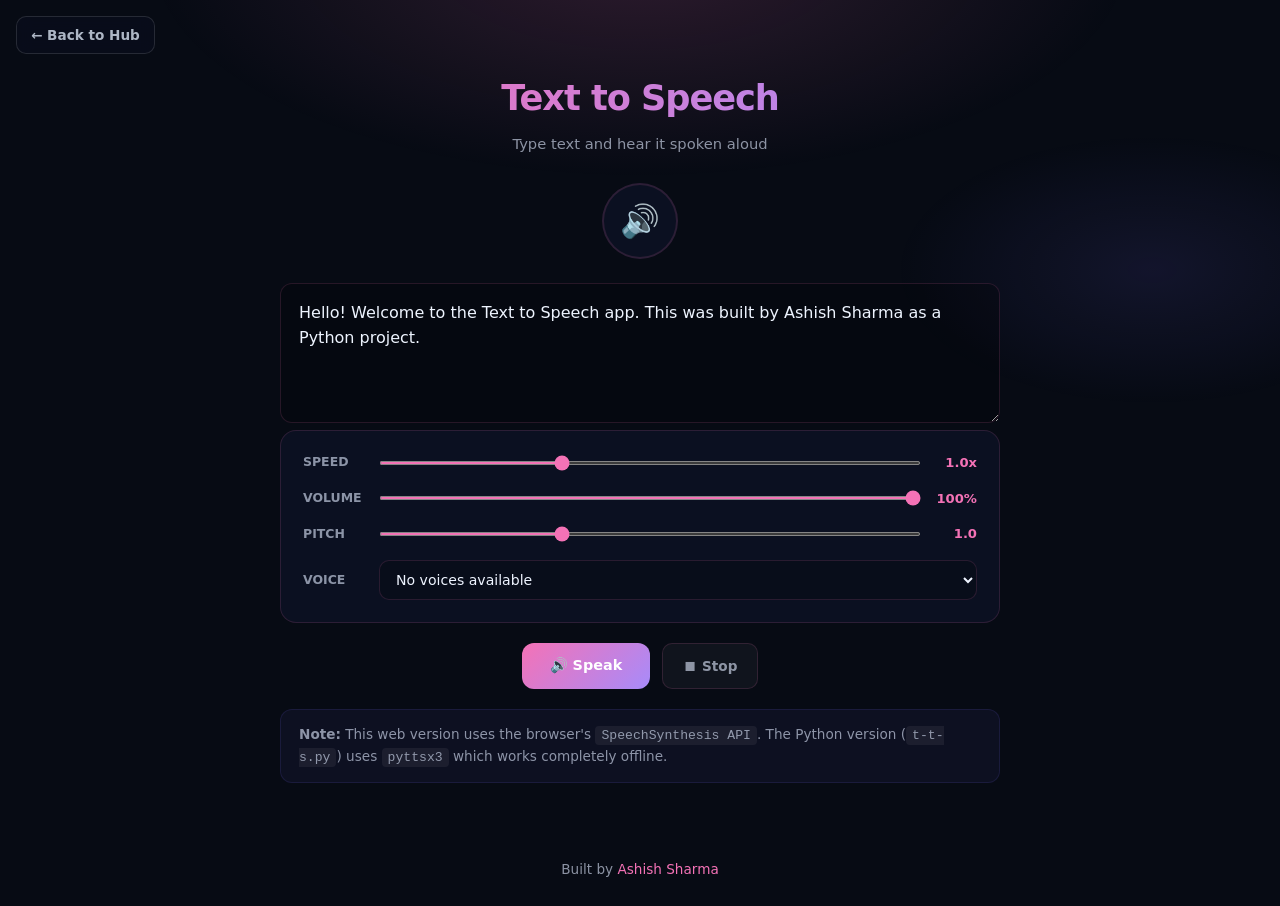
<file: Text to speech app/index.html>
<!DOCTYPE html>
<html lang="en">
<head>
  <meta charset="UTF-8" />
  <meta name="viewport" content="width=device-width, initial-scale=1.0" />
  <title>Text to Speech | Python Projects</title>
  <link rel="stylesheet" href="../shared/app.css" />
  <link rel="stylesheet" href="../shared/app-theme.css" />
  <style>
    .speaker-viz {
      width: 76px; height: 76px;
      margin: 0 auto 24px;
      border-radius: 50%;
      background: var(--card);
      border: 2px solid var(--border);
      display: flex; align-items: center; justify-content: center;
      font-size: 2rem;
      position: relative;
      animation: fade-up 0.55s ease 0.1s both;
    }

    .speaker-viz.speaking {
      border-color: var(--accent);
      box-shadow: 0 0 32px var(--accent-glow);
      animation: speaker-pulse 1s ease-in-out infinite;
    }

    @keyframes speaker-pulse {
      0%, 100% { transform: scale(1); }
      50% { transform: scale(1.05); }
    }

    .speaker-viz .wave {
      position: absolute;
      border-radius: 50%;
      border: 2px solid var(--accent);
      opacity: 0;
      animation: wave-expand 1.5s ease-out infinite;
    }

    .speaker-viz.speaking .wave { opacity: 0.35; }

    .wave-1 { width: 100px; height: 100px; }
    .wave-2 { width: 124px; height: 124px; animation-delay: 0.5s; }
    .wave-3 { width: 148px; height: 148px; animation-delay: 1s; }

    @keyframes wave-expand {
      0% { transform: scale(0.85); opacity: 0.5; }
      100% { transform: scale(1.15); opacity: 0; }
    }

    .controls-panel { margin-bottom: 20px; text-align: left; }

    .control-row {
      display: flex; align-items: center; gap: 12px;
      margin-bottom: 16px;
    }

    .control-row:last-child { margin-bottom: 0; }

    .control-label {
      font-size: 0.78rem; font-weight: 600;
      color: var(--muted);
      width: 64px; flex-shrink: 0;
      text-transform: uppercase;
    }

    .control-slider {
      flex: 1;
      accent-color: var(--accent);
      height: 4px;
    }

    .control-value {
      font-size: 0.82rem; font-weight: 600;
      color: var(--accent);
      width: 44px; text-align: right;
    }

    .voice-select {
      flex: 1;
      padding: 10px 12px;
      font: inherit;
      font-size: 0.88rem;
      color: var(--text);
      background: rgba(0, 0, 0, 0.2);
      border: 1px solid var(--border);
      border-radius: 10px;
      outline: none;
    }

    .action-buttons {
      display: flex; justify-content: center; gap: 12px;
      margin-bottom: 20px;
    }

    @media (max-width: 500px) {
      .control-row { flex-wrap: wrap; }
      .control-label { width: 100%; }
      .action-buttons { flex-direction: column; }
    }
  </style>
</head>
<body class="app-page" data-accent="rose">
  <div class="bg-glow"></div>
  <a class="back-link" href="../index.html">← Back to Hub</a>

  <div class="app-shell">
    <header class="app-header">
      <h1 class="app-title">Text to Speech</h1>
      <p class="app-subtitle">Type text and hear it spoken aloud</p>
    </header>

    <div class="speaker-viz" id="speaker-viz">
      🔊
      <div class="wave wave-1"></div>
      <div class="wave wave-2"></div>
      <div class="wave wave-3"></div>
    </div>

    <textarea class="text-area" id="text-input" placeholder="Type or paste the text you want to hear...">Hello! Welcome to the Text to Speech app. This was built by Ashish Sharma as a Python project.</textarea>

    <div class="panel controls-panel">
      <div class="control-row">
        <label class="control-label" for="rate-slider">Speed</label>
        <input type="range" class="control-slider" id="rate-slider" min="0.5" max="2" step="0.1" value="1" />
        <span class="control-value" id="rate-value">1.0x</span>
      </div>
      <div class="control-row">
        <label class="control-label" for="volume-slider">Volume</label>
        <input type="range" class="control-slider" id="volume-slider" min="0" max="1" step="0.1" value="1" />
        <span class="control-value" id="volume-value">100%</span>
      </div>
      <div class="control-row">
        <label class="control-label" for="pitch-slider">Pitch</label>
        <input type="range" class="control-slider" id="pitch-slider" min="0.5" max="2" step="0.1" value="1" />
        <span class="control-value" id="pitch-value">1.0</span>
      </div>
      <div class="control-row">
        <label class="control-label" for="voice-select">Voice</label>
        <select class="voice-select" id="voice-select">
          <option>Loading voices...</option>
        </select>
      </div>
    </div>

    <div class="action-buttons">
      <button class="btn-primary" id="btn-speak" onclick="speakText()">🔊 Speak</button>
      <button class="btn-secondary" id="btn-stop" onclick="stopSpeaking()">⏹ Stop</button>
    </div>

    <p class="note-box">
      <strong>Note:</strong> This web version uses the browser's <code>SpeechSynthesis API</code>.
      The Python version (<code>t-t-s.py</code>) uses <code>pyttsx3</code> which works completely offline.
    </p>
  </div>

  <footer class="page-footer">
    Built by <a href="https://github.com/ashishsrs01" target="_blank" rel="noopener">Ashish Sharma</a>
  </footer>

  <script>
    const synth = window.speechSynthesis;
    const textInput = document.getElementById('text-input');
    const rateSlider = document.getElementById('rate-slider');
    const volumeSlider = document.getElementById('volume-slider');
    const pitchSlider = document.getElementById('pitch-slider');
    const rateValue = document.getElementById('rate-value');
    const volumeValue = document.getElementById('volume-value');
    const pitchValue = document.getElementById('pitch-value');
    const voiceSelect = document.getElementById('voice-select');
    const speakerViz = document.getElementById('speaker-viz');
    const btnSpeak = document.getElementById('btn-speak');

    let voices = [];

    function loadVoices() {
      voices = synth.getVoices();
      voiceSelect.innerHTML = '';

      if (voices.length === 0) {
        voiceSelect.innerHTML = '<option>No voices available</option>';
        return;
      }

      voices.forEach((voice, i) => {
        const option = document.createElement('option');
        option.value = i;
        option.textContent = `${voice.name} (${voice.lang})`;
        if (voice.default) option.selected = true;
        voiceSelect.appendChild(option);
      });
    }

    if (synth.onvoiceschanged !== undefined) synth.onvoiceschanged = loadVoices;
    loadVoices();

    rateSlider.addEventListener('input', () => {
      rateValue.textContent = parseFloat(rateSlider.value).toFixed(1) + 'x';
    });

    volumeSlider.addEventListener('input', () => {
      volumeValue.textContent = Math.round(volumeSlider.value * 100) + '%';
    });

    pitchSlider.addEventListener('input', () => {
      pitchValue.textContent = parseFloat(pitchSlider.value).toFixed(1);
    });

    function resetSpeakButton() {
      speakerViz.classList.remove('speaking');
      btnSpeak.disabled = false;
      btnSpeak.textContent = '🔊 Speak';
    }

    function speakText() {
      const text = textInput.value.trim();
      if (!text) {
        textInput.focus();
        return;
      }

      synth.cancel();

      const utterance = new SpeechSynthesisUtterance(text);
      utterance.rate = parseFloat(rateSlider.value);
      utterance.volume = parseFloat(volumeSlider.value);
      utterance.pitch = parseFloat(pitchSlider.value);

      const selectedVoiceIndex = parseInt(voiceSelect.value, 10);
      if (!isNaN(selectedVoiceIndex) && voices[selectedVoiceIndex]) {
        utterance.voice = voices[selectedVoiceIndex];
      }

      utterance.onstart = () => {
        speakerViz.classList.add('speaking');
        btnSpeak.disabled = true;
        btnSpeak.textContent = '🔊 Speaking...';
      };

      utterance.onend = resetSpeakButton;
      utterance.onerror = resetSpeakButton;

      synth.speak(utterance);
    }

    function stopSpeaking() {
      synth.cancel();
      resetSpeakButton();
    }
  </script>
</body>
</html>
</file>
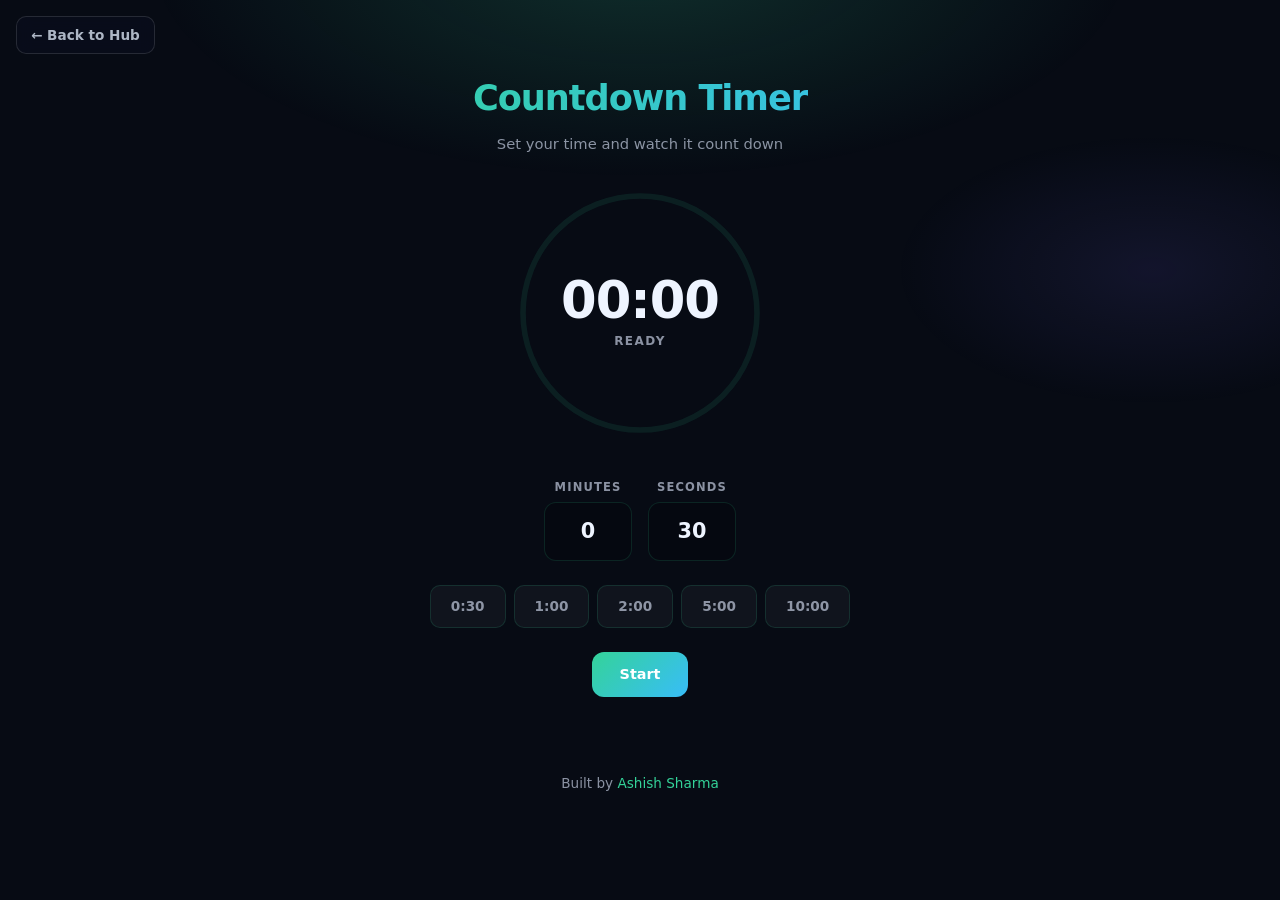
<file: Timer/index.html>
<!DOCTYPE html>
<html lang="en">
<head>
  <meta charset="UTF-8" />
  <meta name="viewport" content="width=device-width, initial-scale=1.0" />
  <title>Countdown Timer | Python Projects</title>
  <link rel="stylesheet" href="../shared/app.css" />
  <link rel="stylesheet" href="../shared/app-theme.css" />
  <style>
    .timer-container { text-align: center; }

    .ring-container {
      position: relative;
      width: 260px; height: 260px;
      margin: 0 auto 36px;
      animation: fade-up 0.55s ease 0.1s both;
    }

    .ring-svg { width: 100%; height: 100%; transform: rotate(-90deg); }

    .ring-bg {
      fill: none;
      stroke: rgba(52, 211, 153, 0.1);
      stroke-width: 6;
    }

    .ring-progress {
      fill: none;
      stroke: url(#ring-gradient);
      stroke-width: 6;
      stroke-linecap: round;
      transition: stroke-dashoffset 0.5s ease;
    }

    .ring-display {
      position: absolute;
      top: 50%; left: 50%;
      transform: translate(-50%, -50%);
      text-align: center;
    }

    .ring-time {
      font-size: 3.2rem;
      font-weight: 700;
      letter-spacing: -0.02em;
      line-height: 1;
    }

    .ring-label {
      font-size: 0.75rem;
      font-weight: 600;
      text-transform: uppercase;
      letter-spacing: 0.12em;
      color: var(--muted);
      margin-top: 6px;
    }

    .ring-container.alarm .ring-time {
      animation: alarm-pulse 0.5s ease-in-out infinite alternate;
      color: #fbbf24;
    }

    @keyframes alarm-pulse {
      from { transform: scale(1); }
      to { transform: scale(1.04); }
    }

    .ring-container.alarm .ring-progress { stroke: #fbbf24; }

    .input-section {
      display: flex; justify-content: center; gap: 16px;
      margin-bottom: 24px; flex-wrap: wrap;
      animation: fade-up 0.55s ease 0.14s both;
    }

    .input-group { display: flex; flex-direction: column; gap: 6px; align-items: center; }

    .input-label {
      font-size: 0.72rem; font-weight: 600;
      text-transform: uppercase; letter-spacing: 0.1em;
      color: var(--muted);
    }

    .time-input {
      width: 88px;
      padding: 12px;
      font-size: 1.3rem;
      font-weight: 600;
      text-align: center;
    }

    .time-input::-webkit-inner-spin-button,
    .time-input::-webkit-outer-spin-button { -webkit-appearance: none; }

    .presets {
      display: flex; justify-content: center; gap: 8px;
      margin-bottom: 24px; flex-wrap: wrap;
    }

    .controls {
      display: flex; justify-content: center; gap: 12px;
      animation: fade-up 0.55s ease 0.18s both;
    }

    .btn-hidden { display: none; }

    @media (max-width: 500px) {
      .ring-container { width: 210px; height: 210px; }
      .ring-time { font-size: 2.4rem; }
    }
  </style>
</head>
<body class="app-page" data-accent="emerald">
  <div class="bg-glow"></div>
  <a class="back-link" href="../index.html">← Back to Hub</a>

  <div class="app-shell">
    <header class="app-header">
      <h1 class="app-title">Countdown Timer</h1>
      <p class="app-subtitle">Set your time and watch it count down</p>
    </header>

    <div class="timer-container">
      <div class="ring-container" id="ring-container">
        <svg class="ring-svg" viewBox="0 0 280 280">
          <defs>
            <linearGradient id="ring-gradient" x1="0%" y1="0%" x2="100%" y2="100%">
              <stop offset="0%" style="stop-color:#34d399" />
              <stop offset="100%" style="stop-color:#38bdf8" />
            </linearGradient>
          </defs>
          <circle class="ring-bg" cx="140" cy="140" r="126" />
          <circle class="ring-progress" id="ring-progress" cx="140" cy="140" r="126"
            stroke-dasharray="791.68" stroke-dashoffset="0" />
        </svg>
        <div class="ring-display">
          <div class="ring-time" id="ring-time">00:00</div>
          <div class="ring-label" id="ring-label">Ready</div>
        </div>
      </div>

      <div class="input-section" id="input-section">
        <div class="input-group">
          <label class="input-label" for="input-min">Minutes</label>
          <input type="number" class="time-input text-input" id="input-min" value="0" min="0" max="99" />
        </div>
        <div class="input-group">
          <label class="input-label" for="input-sec">Seconds</label>
          <input type="number" class="time-input text-input" id="input-sec" value="30" min="0" max="59" />
        </div>
      </div>

      <div class="presets" id="presets">
        <button class="btn-secondary" onclick="setPreset(0, 30)">0:30</button>
        <button class="btn-secondary" onclick="setPreset(1, 0)">1:00</button>
        <button class="btn-secondary" onclick="setPreset(2, 0)">2:00</button>
        <button class="btn-secondary" onclick="setPreset(5, 0)">5:00</button>
        <button class="btn-secondary" onclick="setPreset(10, 0)">10:00</button>
      </div>

      <div class="controls">
        <button class="btn-primary" id="btn-start" onclick="startTimer()">Start</button>
        <button class="btn-secondary btn-hidden" id="btn-pause" onclick="pauseTimer()">Pause</button>
        <button class="btn-secondary btn-hidden" id="btn-reset" onclick="resetTimer()">Reset</button>
      </div>
    </div>
  </div>

  <footer class="page-footer">
    Built by <a href="https://github.com/ashishsrs01" target="_blank" rel="noopener">Ashish Sharma</a>
  </footer>

  <script>
    let totalSeconds = 0, remainingSeconds = 0, timerInterval = null, isPaused = false;

    const ringProgress = document.getElementById('ring-progress');
    const ringTime = document.getElementById('ring-time');
    const ringLabel = document.getElementById('ring-label');
    const ringContainer = document.getElementById('ring-container');
    const inputSection = document.getElementById('input-section');
    const presetsEl = document.getElementById('presets');
    const btnStart = document.getElementById('btn-start');
    const btnPause = document.getElementById('btn-pause');
    const btnReset = document.getElementById('btn-reset');
    const inputMin = document.getElementById('input-min');
    const inputSec = document.getElementById('input-sec');

    const CIRCUMFERENCE = 2 * Math.PI * 126;

    function playAlarm() {
      try {
        const ctx = new (window.AudioContext || window.webkitAudioContext)();
        const osc = ctx.createOscillator();
        const gain = ctx.createGain();
        osc.connect(gain);
        gain.connect(ctx.destination);
        osc.frequency.value = 880;
        gain.gain.value = 0.15;
        osc.start();
        setTimeout(() => { osc.stop(); ctx.close(); }, 400);
      } catch (e) {
        /* silent fallback if audio blocked */
      }
    }

    function formatTime(secs) {
      const m = Math.floor(secs / 60);
      const s = secs % 60;
      return `${String(m).padStart(2, '0')}:${String(s).padStart(2, '0')}`;
    }

    function updateRing() {
      const fraction = totalSeconds > 0 ? remainingSeconds / totalSeconds : 0;
      ringProgress.style.strokeDashoffset = CIRCUMFERENCE * (1 - fraction);
      ringTime.textContent = formatTime(remainingSeconds);
    }

    function setPreset(min, sec) {
      inputMin.value = min;
      inputSec.value = sec;
      remainingSeconds = min * 60 + sec;
      totalSeconds = remainingSeconds;
      updateRing();
    }

    function startTimer() {
      if (isPaused) {
        isPaused = false;
        btnPause.textContent = 'Pause';
        timerInterval = setInterval(tick, 1000);
        ringLabel.textContent = 'Running';
        return;
      }

      const mins = parseInt(inputMin.value, 10) || 0;
      const secs = parseInt(inputSec.value, 10) || 0;
      totalSeconds = mins * 60 + secs;
      remainingSeconds = totalSeconds;

      if (totalSeconds <= 0) return;

      ringContainer.classList.remove('alarm');
      updateRing();
      ringLabel.textContent = 'Running';

      inputSection.style.display = 'none';
      presetsEl.style.display = 'none';
      btnStart.classList.add('btn-hidden');
      btnPause.classList.remove('btn-hidden');
      btnReset.classList.remove('btn-hidden');

      timerInterval = setInterval(tick, 1000);
    }

    function tick() {
      remainingSeconds--;
      updateRing();

      if (remainingSeconds <= 0) {
        clearInterval(timerInterval);
        timerInterval = null;
        ringLabel.textContent = "Time's Up! ⏰";
        ringContainer.classList.add('alarm');
        btnPause.classList.add('btn-hidden');
        playAlarm();
      }
    }

    function pauseTimer() {
      if (isPaused) {
        startTimer();
      } else {
        isPaused = true;
        clearInterval(timerInterval);
        timerInterval = null;
        btnPause.textContent = 'Resume';
        ringLabel.textContent = 'Paused';
      }
    }

    function resetTimer() {
      clearInterval(timerInterval);
      timerInterval = null;
      isPaused = false;
      remainingSeconds = 0;
      totalSeconds = 0;

      ringContainer.classList.remove('alarm');
      ringProgress.style.strokeDashoffset = 0;
      ringTime.textContent = '00:00';
      ringLabel.textContent = 'Ready';

      inputSection.style.display = 'flex';
      presetsEl.style.display = 'flex';
      btnStart.classList.remove('btn-hidden');
      btnPause.classList.add('btn-hidden');
      btnPause.textContent = 'Pause';
      btnReset.classList.add('btn-hidden');
    }

    updateRing();
  </script>
</body>
</html>
</file>
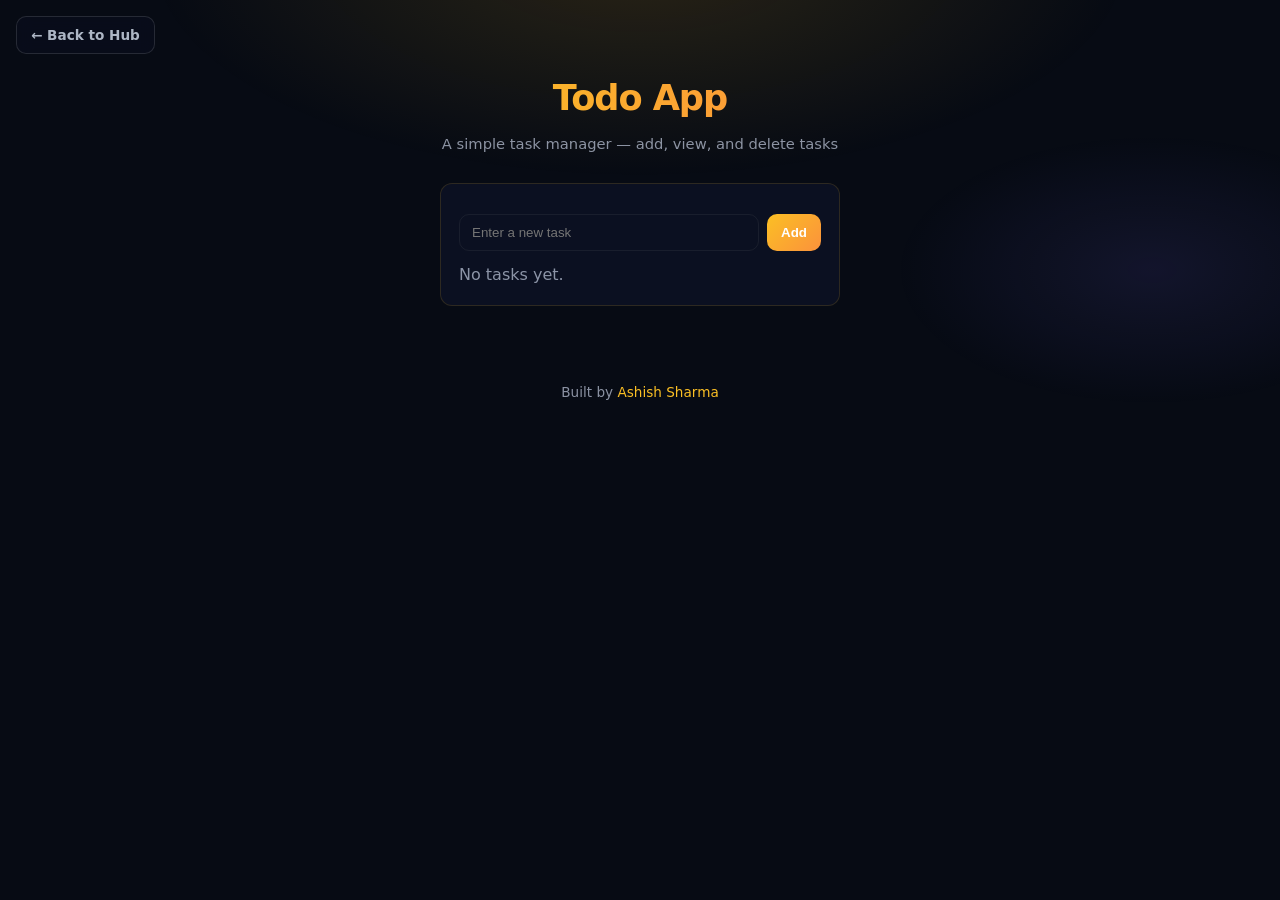
<file: Todo app/index.html>
<!DOCTYPE html>
<html lang="en">
<head>
  <meta charset="UTF-8" />
  <meta name="viewport" content="width=device-width, initial-scale=1.0" />
  <title>Todo App | Python Projects</title>
  <link rel="stylesheet" href="../shared/app.css" />
  <link rel="stylesheet" href="../shared/app-theme.css" />
  <style>
    body.app-page { display:flex; flex-direction:column; align-items:center }
    .app-shell.narrow { max-width:760px }
    .todo-shell { width:100%; max-width:720px; border-radius:12px; padding:18px; background:var(--card); border:1px solid var(--border) }
    .todo-list { margin-top:12px }
    .todo-item { display:flex; justify-content:space-between; gap:12px; padding:10px 12px; border-radius:10px; background:rgba(255,255,255,0.02); margin-bottom:8px }
    .todo-item .text { color:var(--muted) }
    .controls { display:flex; gap:8px; margin-top:12px }
    .controls input { flex:1; padding:10px 12px; border-radius:10px; border:1px solid rgba(255,255,255,0.06); background:transparent; color:inherit }
    .controls button { padding:10px 14px; border-radius:10px; border:none; background:linear-gradient(135deg,var(--accent),var(--accent2)); color:#fff; font-weight:700 }
  </style>
</head>
<body class="app-page" data-accent="amber">
  <div class="bg-glow"></div>
  <a class="back-link" href="../index.html">← Back to Hub</a>

  <div class="app-shell narrow">
    <header class="app-header">
      <h1 class="app-title">Todo App</h1>
      <p class="app-subtitle">A simple task manager — add, view, and delete tasks</p>
    </header>

    <div class="todo-shell">
      <div class="controls">
        <input id="taskInput" placeholder="Enter a new task" aria-label="New task" />
        <button id="addBtn">Add</button>
      </div>

      <div class="todo-list" id="todoList" aria-live="polite"></div>
    </div>
  </div>

  <footer class="page-footer">Built by <a href="https://github.com/ashishsrs01" target="_blank" rel="noopener">Ashish Sharma</a></footer>

  <script>
    const STORAGE_KEY = 'todo.tasks.v1';
    const input = document.getElementById('taskInput');
    const addBtn = document.getElementById('addBtn');
    const listEl = document.getElementById('todoList');

    function load() {
      try {
        return JSON.parse(localStorage.getItem(STORAGE_KEY) || '[]');
      } catch (e) { return [] }
    }

    function save(tasks) {
      localStorage.setItem(STORAGE_KEY, JSON.stringify(tasks));
    }

    function render() {
      const tasks = load();
      if (!tasks.length) {
        listEl.innerHTML = '<div class="text" style="color:var(--muted)">No tasks yet.</div>';
        return;
      }
      listEl.innerHTML = tasks.map((t, i) => (
        `<div class="todo-item"><div class="text">${escapeHtml(t)}</div><div><button data-i="${i}" class="del">Delete</button></div></div>`
      )).join('');
      document.querySelectorAll('.del').forEach(b => b.addEventListener('click', (e) => {
        const idx = Number(e.currentTarget.dataset.i);
        remove(idx);
      }));
    }

    function add() {
      const v = input.value.trim();
      if (!v) return;
      const tasks = load();
      tasks.push(v);
      save(tasks);
      input.value = '';
      render();
    }

    function remove(i) {
      const tasks = load();
      tasks.splice(i,1);
      save(tasks);
      render();
    }

    function escapeHtml(s){ return s.replace(/[&<>"']/g, c=>({'&':'&amp;','<':'&lt;','>':'&gt;','"':'&quot;',"'":"&#39;"})[c]) }

    addBtn.addEventListener('click', add);
    input.addEventListener('keydown', (e)=>{ if (e.key === 'Enter') add(); });

    render();
  </script>
</body>
</html>
</file>
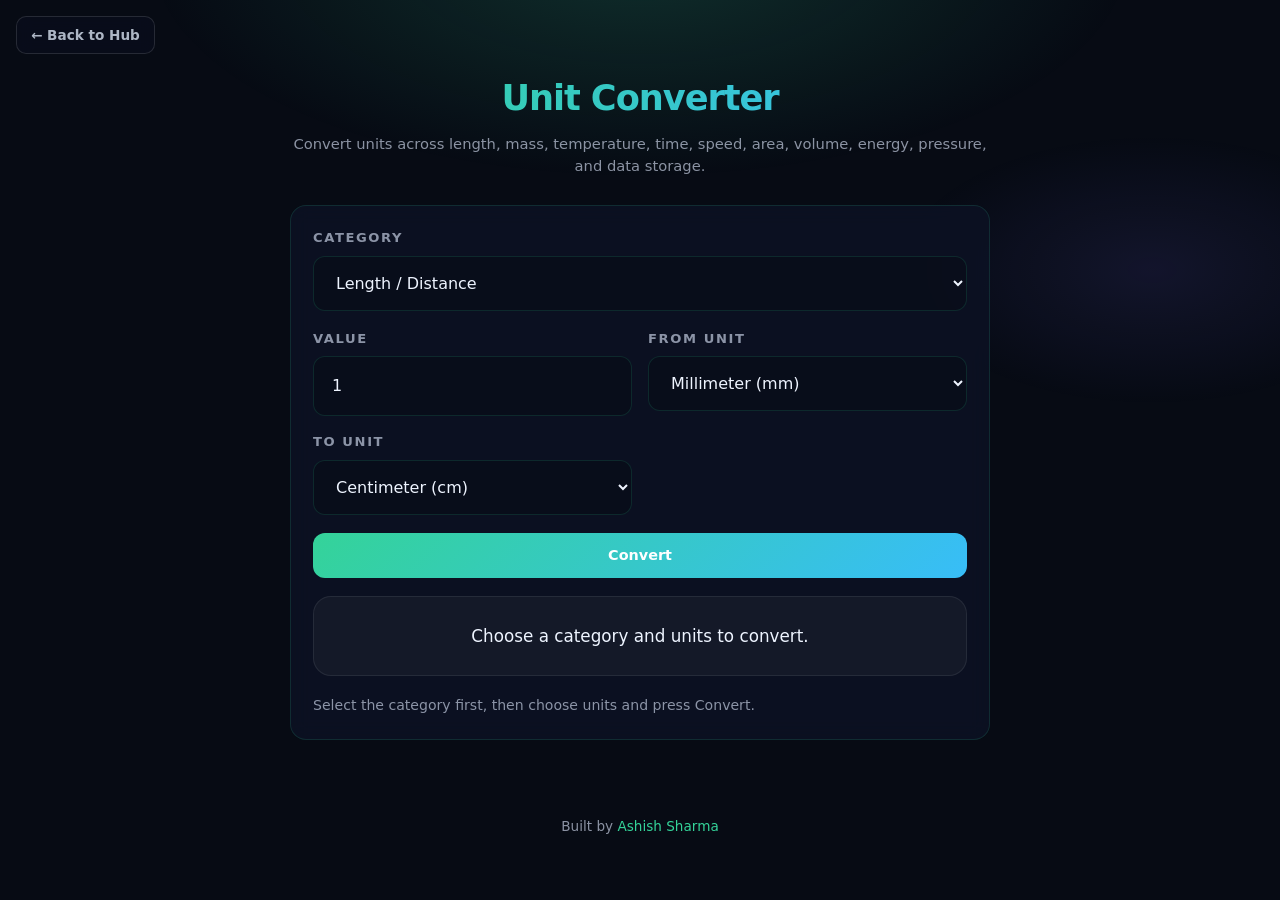
<file: Unit converter/index.html>
<!DOCTYPE html>
<html lang="en">
<head>
  <meta charset="UTF-8" />
  <meta name="viewport" content="width=device-width, initial-scale=1.0" />
  <meta name="description" content="Convert units for length, mass, temperature, time, speed, area, volume, energy, pressure, and data storage." />
  <title>Unit Converter | Python Projects</title>
  <link rel="stylesheet" href="../shared/app.css" />
  <link rel="stylesheet" href="../shared/app-theme.css" />
  <style>
    .converter {
      display: grid;
      gap: 18px;
      max-width: 700px;
      margin: 0 auto;
    }

    .field-grid {
      display: grid;
      grid-template-columns: repeat(2, minmax(0, 1fr));
      gap: 16px;
    }

    .field {
      display: flex;
      flex-direction: column;
      gap: 8px;
    }

    .field label {
      font-size: 0.82rem;
      color: var(--muted);
      text-transform: uppercase;
      letter-spacing: 0.12em;
      font-weight: 700;
    }

    .result-box {
      padding: 18px 20px;
      border-radius: 18px;
      background: rgba(255, 255, 255, 0.04);
      border: 1px solid rgba(255, 255, 255, 0.08);
      min-height: 80px;
      display: grid;
      place-content: center;
      text-align: center;
      font-size: 1.05rem;
      color: var(--text);
    }

    .result-box.error {
      color: #fb7185;
    }

    .hint {
      color: var(--muted);
      font-size: 0.88rem;
      line-height: 1.6;
    }

    @media (max-width: 620px) {
      .field-grid {
        grid-template-columns: 1fr;
      }
    }
  </style>
</head>
<body class="app-page" data-accent="emerald">
  <div class="bg-glow"></div>
  <a class="back-link" href="../index.html">← Back to Hub</a>

  <div class="app-shell">
    <header class="app-header">
      <h1 class="app-title">Unit Converter</h1>
      <p class="app-subtitle">Convert units across length, mass, temperature, time, speed, area, volume, energy, pressure, and data storage.</p>
    </header>

    <div class="panel converter">
      <div class="field">
        <label for="category">Category</label>
        <select id="category" class="text-input"></select>
      </div>

      <div class="field-grid">
        <div class="field">
          <label for="amount">Value</label>
          <input id="amount" class="text-input" type="number" step="any" value="1" />
        </div>
        <div class="field">
          <label for="from-unit">From unit</label>
          <select id="from-unit" class="text-input"></select>
        </div>
        <div class="field">
          <label for="to-unit">To unit</label>
          <select id="to-unit" class="text-input"></select>
        </div>
      </div>

      <button class="btn-primary" id="convert-btn">Convert</button>

      <div class="result-box" id="result-box">Choose a category and units to convert.</div>
      <p class="hint">Select the category first, then choose units and press Convert.</p>
    </div>
  </div>

  <footer class="page-footer">
    Built by <a href="https://github.com/ashishsrs01" target="_blank" rel="noopener">Ashish Sharma</a>
  </footer>

  <script>
    const categorySelect = document.getElementById('category');
    const amountInput = document.getElementById('amount');
    const fromSelect = document.getElementById('from-unit');
    const toSelect = document.getElementById('to-unit');
    const resultBox = document.getElementById('result-box');
    const convertBtn = document.getElementById('convert-btn');

    const categories = {
      length: {
        label: 'Length / Distance',
        units: {
          mm: 'Millimeter (mm)',
          cm: 'Centimeter (cm)',
          dm: 'Decimeter (dm)',
          m: 'Meter (m)',
          dam: 'Decameter (dam)',
          hm: 'Hectometer (hm)',
          km: 'Kilometer (km)',
          inch: 'Inch (inch)',
          ft: 'Foot (ft)',
          yd: 'Yard (yd)',
          mile: 'Mile (mile)'
        },
        factors: {
          mm: 0.001,
          cm: 0.01,
          dm: 0.1,
          m: 1,
          dam: 10,
          hm: 100,
          km: 1000,
          inch: 0.0254,
          ft: 0.3048,
          yd: 0.9144,
          mile: 1609.34
        }
      },
      mass: {
        label: 'Mass / Weight',
        units: {
          mg: 'Milligram (mg)',
          g: 'Gram (g)',
          kg: 'Kilogram (kg)',
          t: 'Tonne (t)',
          oz: 'Ounce (oz)',
          lb: 'Pound (lb)',
          st: 'Stone (st)',
          us_ton: 'Short Ton (US)',
          imp_ton: 'Long Ton (UK)'
        },
        factors: {
          mg: 0.000001,
          g: 0.001,
          kg: 1,
          t: 1000,
          oz: 0.0283495,
          lb: 0.453592,
          st: 6.35029,
          us_ton: 907.1847,
          imp_ton: 1016.05
        }
      },
      temperature: {
        label: 'Temperature',
        units: {
          celsius: 'Celsius (°C)',
          fahrenheit: 'Fahrenheit (°F)',
          kelvin: 'Kelvin (K)'
        }
      },
      time: {
        label: 'Time',
        units: {
          s: 'Second (s)',
          min: 'Minute (min)',
          h: 'Hour (h)',
          day: 'Day (day)',
          week: 'Week (week)'
        },
        factors: {
          s: 1,
          min: 60,
          h: 3600,
          day: 86400,
          week: 604800
        }
      },
      speed: {
        label: 'Speed',
        units: {
          'm/s': 'Meters per second (m/s)',
          'km/h': 'Kilometers per hour (km/h)',
          mph: 'Miles per hour (mph)',
          knot: 'Knots (knot)'
        },
        factors: {
          'm/s': 1,
          'km/h': 0.277778,
          mph: 0.44704,
          knot: 0.514444
        }
      },
      area: {
        label: 'Area',
        units: {
          'm2': 'Square meter (m²)',
          'cm2': 'Square centimeter (cm²)',
          'km2': 'Square kilometer (km²)',
          'ft2': 'Square foot (ft²)',
          'yd2': 'Square yard (yd²)',
          acre: 'Acre (acre)',
          hectare: 'Hectare (ha)'
        },
        factors: {
          'm2': 1,
          'cm2': 0.0001,
          'km2': 1e6,
          'ft2': 0.092903,
          'yd2': 0.836127,
          acre: 4046.86,
          hectare: 10000
        }
      },
      volume: {
        label: 'Volume',
        units: {
          ml: 'Milliliter (ml)',
          l: 'Liter (l)',
          m3: 'Cubic meter (m³)',
          cm3: 'Cubic centimeter (cm³)',
          gallon: 'Gallon (gal)',
          pint: 'Pint (pt)',
          quart: 'Quart (qt)'
        },
        factors: {
          ml: 0.000001,
          l: 0.001,
          m3: 1,
          cm3: 0.000001,
          gallon: 0.00378541,
          pint: 0.000473176,
          quart: 0.000946353
        }
      },
      energy: {
        label: 'Energy',
        units: {
          j: 'Joule (J)',
          kj: 'Kilojoule (kJ)',
          cal: 'Calorie (cal)',
          kcal: 'Kilocalorie (kcal)',
          wh: 'Watt-hour (Wh)',
          kwh: 'Kilowatt-hour (kWh)'
        },
        factors: {
          j: 1,
          kj: 1000,
          cal: 4.184,
          kcal: 4184,
          wh: 3600,
          kwh: 3.6e6
        }
      },
      pressure: {
        label: 'Pressure',
        units: {
          pa: 'Pascal (Pa)',
          bar: 'Bar (bar)',
          atm: 'Atmosphere (atm)',
          psi: 'Pound per square inch (psi)'
        },
        factors: {
          pa: 1,
          bar: 100000,
          atm: 101325,
          psi: 6894.76
        }
      },
      data: {
        label: 'Data / Storage',
        units: {
          bit: 'Bit (bit)',
          byte: 'Byte (B)',
          kb: 'Kilobyte (KB)',
          mb: 'Megabyte (MB)',
          gb: 'Gigabyte (GB)',
          tb: 'Terabyte (TB)'
        },
        factors: {
          bit: 0.125,
          byte: 1,
          kb: 1024,
          mb: 1024 ** 2,
          gb: 1024 ** 3,
          tb: 1024 ** 4
        }
      }
    };

    const temperatureAlias = {
      celsius: 'c',
      c: 'c',
      fahrenheit: 'f',
      f: 'f',
      kelvin: 'k',
      k: 'k'
    };

    const temperatureFormulas = {
      c: {
        f: (value) => (value * 9) / 5 + 32,
        k: (value) => value + 273.15
      },
      f: {
        c: (value) => (value - 32) * 5 / 9,
        k: (value) => (value - 32) * 5 / 9 + 273.15
      },
      k: {
        c: (value) => value - 273.15,
        f: (value) => (value - 273.15) * 9 / 5 + 32
      }
    };

    function buildCategoryOptions() {
      Object.entries(categories).forEach(([key, category]) => {
        const option = document.createElement('option');
        option.value = key;
        option.textContent = category.label;
        categorySelect.appendChild(option);
      });
    }

    function populateUnitOptions(categoryKey) {
      fromSelect.innerHTML = '';
      toSelect.innerHTML = '';
      const category = categories[categoryKey];
      Object.entries(category.units).forEach(([value, label]) => {
        const optionA = document.createElement('option');
        optionA.value = value;
        optionA.textContent = label;

        const optionB = document.createElement('option');
        optionB.value = value;
        optionB.textContent = label;

        fromSelect.appendChild(optionA);
        toSelect.appendChild(optionB);
      });

      if (fromSelect.options.length > 1) {
        toSelect.selectedIndex = 1;
      }
    }

    function setResult(message, isError = false) {
      resultBox.textContent = message;
      resultBox.classList.toggle('error', isError);
    }

    function convertUnits() {
      const amount = parseFloat(amountInput.value);
      const categoryKey = categorySelect.value;
      const fromUnit = fromSelect.value;
      const toUnit = toSelect.value;

      if (Number.isNaN(amount)) {
        setResult('Enter a valid numeric value.', true);
        return;
      }

      if (!fromUnit || !toUnit) {
        setResult('Choose both units to convert.', true);
        return;
      }

      if (fromUnit === toUnit) {
        setResult(`${amount} ${categories[categoryKey].units[fromUnit]} = ${amount} ${categories[categoryKey].units[toUnit]}`);
        return;
      }

      if (categoryKey === 'temperature') {
        const fromAlias = temperatureAlias[fromUnit];
        const toAlias = temperatureAlias[toUnit];
        if (!fromAlias || !toAlias) {
          setResult('Unsupported temperature units.', true);
          return;
        }
        const result = temperatureFormulas[fromAlias][toAlias](amount);
        setResult(`${amount} ${categories[categoryKey].units[fromUnit]} = ${result.toFixed(2)} ${categories[categoryKey].units[toUnit]}`);
        return;
      }

      const category = categories[categoryKey];
      const factors = category.factors;
      if (!factors || !(fromUnit in factors) || !(toUnit in factors)) {
        setResult('Unsupported unit conversion.', true);
        return;
      }

      const result = amount * factors[fromUnit] / factors[toUnit];
      setResult(`${amount} ${categories[categoryKey].units[fromUnit]} = ${result.toPrecision(10).replace(/(?:\.0+|(?<=\d)0+)$/, '')} ${categories[categoryKey].units[toUnit]}`);
    }

    categorySelect.addEventListener('change', () => {
      populateUnitOptions(categorySelect.value);
      setResult('Choose a category and units to convert.');
    });

    convertBtn.addEventListener('click', convertUnits);
    amountInput.addEventListener('keydown', (event) => {
      if (event.key === 'Enter') {
        convertUnits();
      }
    });

    buildCategoryOptions();
    categorySelect.value = 'length';
    populateUnitOptions('length');
  </script>
</body>
</html>
</file>
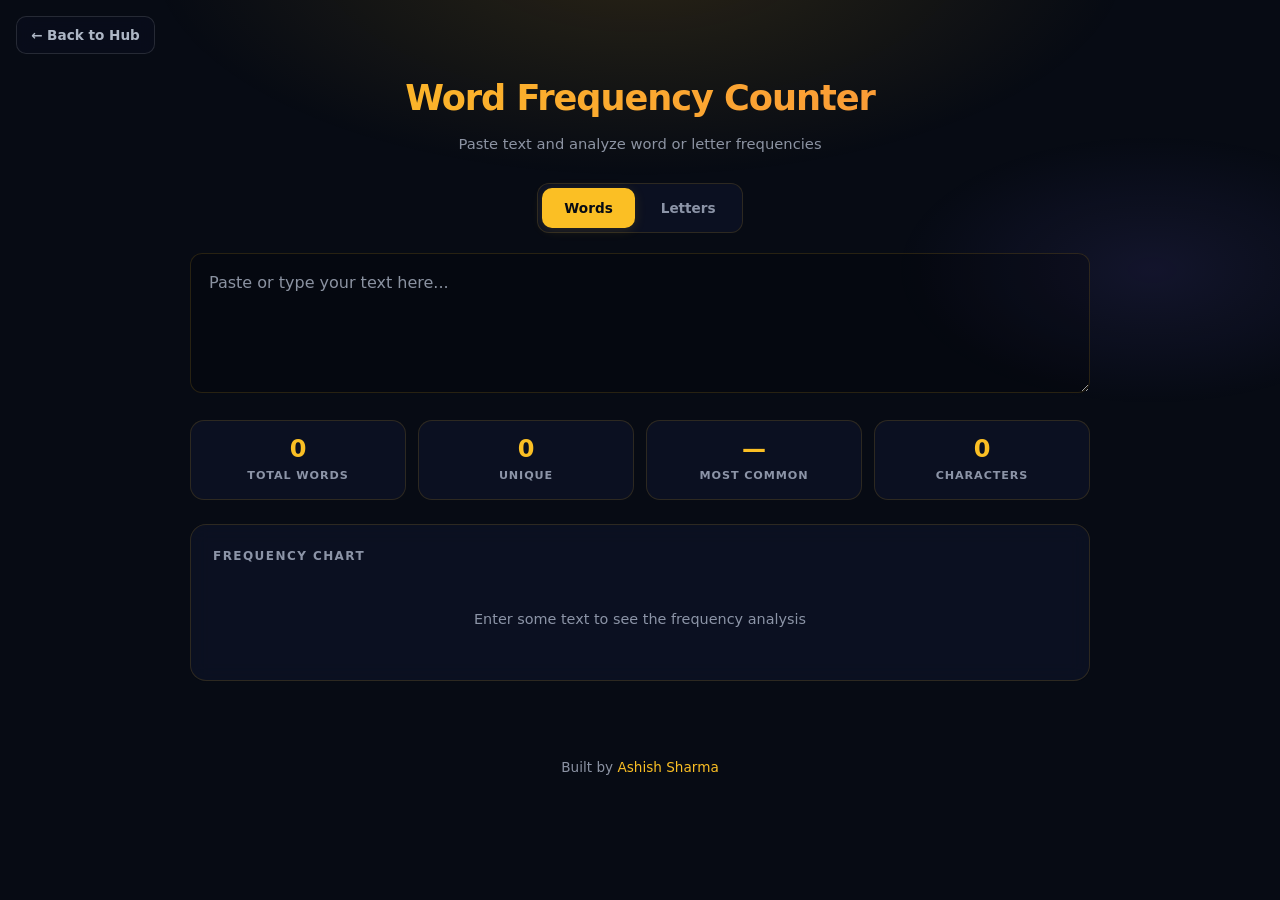
<file: Word frequency counter/index.html>
<!DOCTYPE html>
<html lang="en">
<head>
  <meta charset="UTF-8" />
  <meta name="viewport" content="width=device-width, initial-scale=1.0" />
  <title>Word Frequency Counter | Python Projects</title>
  <link rel="stylesheet" href="../shared/app.css" />
  <link rel="stylesheet" href="../shared/app-theme.css" />
  <style>
    .mode-toggle {
      display: flex; justify-content: center; gap: 4px;
      margin-bottom: 20px;
      background: var(--card);
      border: 1px solid var(--border);
      border-radius: 12px;
      padding: 4px;
      width: fit-content;
      margin-left: auto; margin-right: auto;
    }

    .mode-btn {
      padding: 10px 22px;
      font: inherit;
      font-size: 0.85rem; font-weight: 600;
      color: var(--muted);
      background: transparent;
      border: none; border-radius: 10px;
      cursor: pointer;
      transition: all 0.25s ease;
    }

    .mode-btn.active {
      color: var(--bg);
      background: var(--accent);
      box-shadow: 0 2px 12px var(--accent-glow);
    }

    .letter-input-row {
      display: none;
      align-items: center; gap: 12px;
      margin-bottom: 16px;
      justify-content: center;
    }

    .letter-input-row.visible { display: flex; }

    .letter-input {
      width: 48px;
      padding: 10px;
      font-size: 1.1rem;
      font-weight: 600;
      text-align: center;
      text-transform: lowercase;
    }

    .stats-row {
      display: grid;
      grid-template-columns: repeat(auto-fit, minmax(120px, 1fr));
      gap: 12px;
      margin: 20px 0 24px;
    }

    .stat-card {
      background: var(--card);
      border: 1px solid var(--border);
      border-radius: 14px;
      padding: 14px;
      text-align: center;
    }

    .stat-value {
      font-size: 1.5rem;
      font-weight: 700;
      color: var(--accent);
      line-height: 1.2;
    }

    .stat-label {
      font-size: 0.7rem; font-weight: 600;
      text-transform: uppercase; letter-spacing: 0.08em;
      color: var(--muted); margin-top: 4px;
    }

    .chart-title {
      font-size: 0.75rem; font-weight: 700;
      text-transform: uppercase; letter-spacing: 0.12em;
      color: var(--muted); margin-bottom: 16px;
    }

    .chart-bars {
      display: flex; flex-direction: column; gap: 8px;
      max-height: 380px; overflow-y: auto;
    }

    .chart-row {
      display: flex; align-items: center; gap: 12px;
      animation: fade-up 0.35s ease both;
    }

    .chart-label {
      width: 90px;
      text-align: right;
      font-size: 0.82rem; font-weight: 600;
      overflow: hidden; text-overflow: ellipsis;
      white-space: nowrap; flex-shrink: 0;
    }

    .chart-bar-wrapper {
      flex: 1; height: 26px;
      background: rgba(255, 255, 255, 0.04);
      border-radius: 6px; overflow: hidden;
    }

    .chart-bar {
      height: 100%;
      border-radius: 6px;
      background: linear-gradient(90deg, var(--accent2), var(--accent));
      transition: width 0.45s cubic-bezier(0.34, 1.56, 0.64, 1);
      min-width: 4px;
      display: flex; align-items: center;
      padding-left: 8px;
    }

    .chart-bar.highlight {
      background: linear-gradient(90deg, #f97316, var(--accent));
    }

    .chart-count {
      font-size: 0.72rem; font-weight: 700;
      color: rgba(7, 11, 20, 0.85);
    }

    .chart-empty {
      text-align: center;
      color: var(--muted);
      padding: 28px;
      font-size: 0.9rem;
    }

    @media (max-width: 500px) {
      .chart-label { width: 64px; font-size: 0.75rem; }
    }
  </style>
</head>
<body class="app-page" data-accent="amber">
  <div class="bg-glow"></div>
  <a class="back-link" href="../index.html">← Back to Hub</a>

  <div class="app-shell wide">
    <header class="app-header">
      <h1 class="app-title">Word Frequency Counter</h1>
      <p class="app-subtitle">Paste text and analyze word or letter frequencies</p>
    </header>

    <div class="mode-toggle">
      <button class="mode-btn active" id="mode-word" onclick="setMode('word')">Words</button>
      <button class="mode-btn" id="mode-letter" onclick="setMode('letter')">Letters</button>
    </div>

    <div class="letter-input-row" id="letter-input-row">
      <span style="color: var(--muted); font-size: 0.88rem;">Count specific letter:</span>
      <input type="text" class="letter-input text-input" id="letter-input" maxlength="1" placeholder="a" />
    </div>

    <textarea class="text-area" id="text-input" placeholder="Paste or type your text here..."></textarea>

    <div class="stats-row" id="stats-row">
      <div class="stat-card">
        <div class="stat-value" id="stat-total">0</div>
        <div class="stat-label">Total Words</div>
      </div>
      <div class="stat-card">
        <div class="stat-value" id="stat-unique">0</div>
        <div class="stat-label">Unique</div>
      </div>
      <div class="stat-card">
        <div class="stat-value" id="stat-most">—</div>
        <div class="stat-label">Most Common</div>
      </div>
      <div class="stat-card">
        <div class="stat-value" id="stat-chars">0</div>
        <div class="stat-label">Characters</div>
      </div>
    </div>

    <div class="panel">
      <div class="chart-title" id="chart-title">Frequency Chart</div>
      <div class="chart-bars" id="chart-bars">
        <div class="chart-empty">Enter some text to see the frequency analysis</div>
      </div>
    </div>
  </div>

  <footer class="page-footer">
    Built by <a href="https://github.com/ashishsrs01" target="_blank" rel="noopener">Ashish Sharma</a>
  </footer>

  <script>
    let currentMode = 'word';
    const textInput = document.getElementById('text-input');
    const letterInputRow = document.getElementById('letter-input-row');
    const letterInput = document.getElementById('letter-input');
    const chartBars = document.getElementById('chart-bars');
    const chartTitle = document.getElementById('chart-title');

    function setMode(mode) {
      currentMode = mode;
      document.getElementById('mode-word').classList.toggle('active', mode === 'word');
      document.getElementById('mode-letter').classList.toggle('active', mode === 'letter');
      letterInputRow.classList.toggle('visible', mode === 'letter');
      analyze();
    }

    // Same logic as counter.py — split on whitespace, lowercase words
    function wordCounter(text) {
      const freq = {};
      for (const word of text.split()) {
        const lower = word.toLowerCase();
        freq[lower] = (freq[lower] || 0) + 1;
      }
      return freq;
    }

    function letterCounter(text) {
      const freq = {};
      for (const ch of text.toLowerCase()) {
        if (/[a-z]/.test(ch)) freq[ch] = (freq[ch] || 0) + 1;
      }
      return freq;
    }

    function analyze() {
      const text = textInput.value;

      if (!text.trim()) {
        document.getElementById('stat-total').textContent = '0';
        document.getElementById('stat-unique').textContent = '0';
        document.getElementById('stat-most').textContent = '—';
        document.getElementById('stat-chars').textContent = '0';
        chartBars.innerHTML = '<div class="chart-empty">Enter some text to see the frequency analysis</div>';
        return;
      }

      const words = text.trim().split(/\s+/).filter(w => w.length > 0);
      document.getElementById('stat-chars').textContent = text.length;

      if (currentMode === 'word') {
        const freq = wordCounter(text);
        const entries = Object.entries(freq).sort((a, b) => b[1] - a[1]);
        document.getElementById('stat-total').textContent = words.length;
        document.getElementById('stat-unique').textContent = entries.length;
        const most = entries.length > 0 ? entries[0][0] : '—';
        document.getElementById('stat-most').textContent = most.length > 8 ? most.slice(0, 8) + '…' : most;
        chartTitle.textContent = `Top Words (${entries.length} unique)`;
        renderChart(entries.slice(0, 25));
      } else {
        const specificLetter = letterInput.value.trim().toLowerCase();
        const freq = letterCounter(text);
        const entries = Object.entries(freq).sort((a, b) => b[1] - a[1]);

        if (specificLetter && /^[a-z]$/.test(specificLetter)) {
          const count = freq[specificLetter] || 0;
          document.getElementById('stat-most').textContent = `"${specificLetter}"=${count}`;
          chartTitle.textContent = `Letter "${specificLetter}" appears ${count} time${count !== 1 ? 's' : ''}`;
          renderChart(entries, specificLetter);
        } else {
          document.getElementById('stat-most').textContent = entries.length > 0 ? `"${entries[0][0]}"` : '—';
          chartTitle.textContent = `Letter Frequencies (${entries.length} unique)`;
          renderChart(entries);
        }

        document.getElementById('stat-total').textContent = words.length;
        document.getElementById('stat-unique').textContent = entries.length;
      }
    }

    function renderChart(entries, highlight = null) {
      if (entries.length === 0) {
        chartBars.innerHTML = '<div class="chart-empty">No data to display</div>';
        return;
      }

      const maxCount = entries[0][1];
      chartBars.innerHTML = entries.map(([label, count], i) => {
        const pct = (count / maxCount) * 100;
        const highlightClass = highlight && label === highlight ? ' highlight' : '';
        return `
          <div class="chart-row" style="animation-delay: ${i * 0.03}s">
            <div class="chart-label" title="${label}">${label}</div>
            <div class="chart-bar-wrapper">
              <div class="chart-bar${highlightClass}" style="width: ${Math.max(pct, 3)}%">
                <span class="chart-count">${count}</span>
              </div>
            </div>
          </div>
        `;
      }).join('');
    }

    textInput.addEventListener('input', analyze);
    letterInput.addEventListener('input', analyze);
    analyze();
  </script>
</body>
</html>
</file>
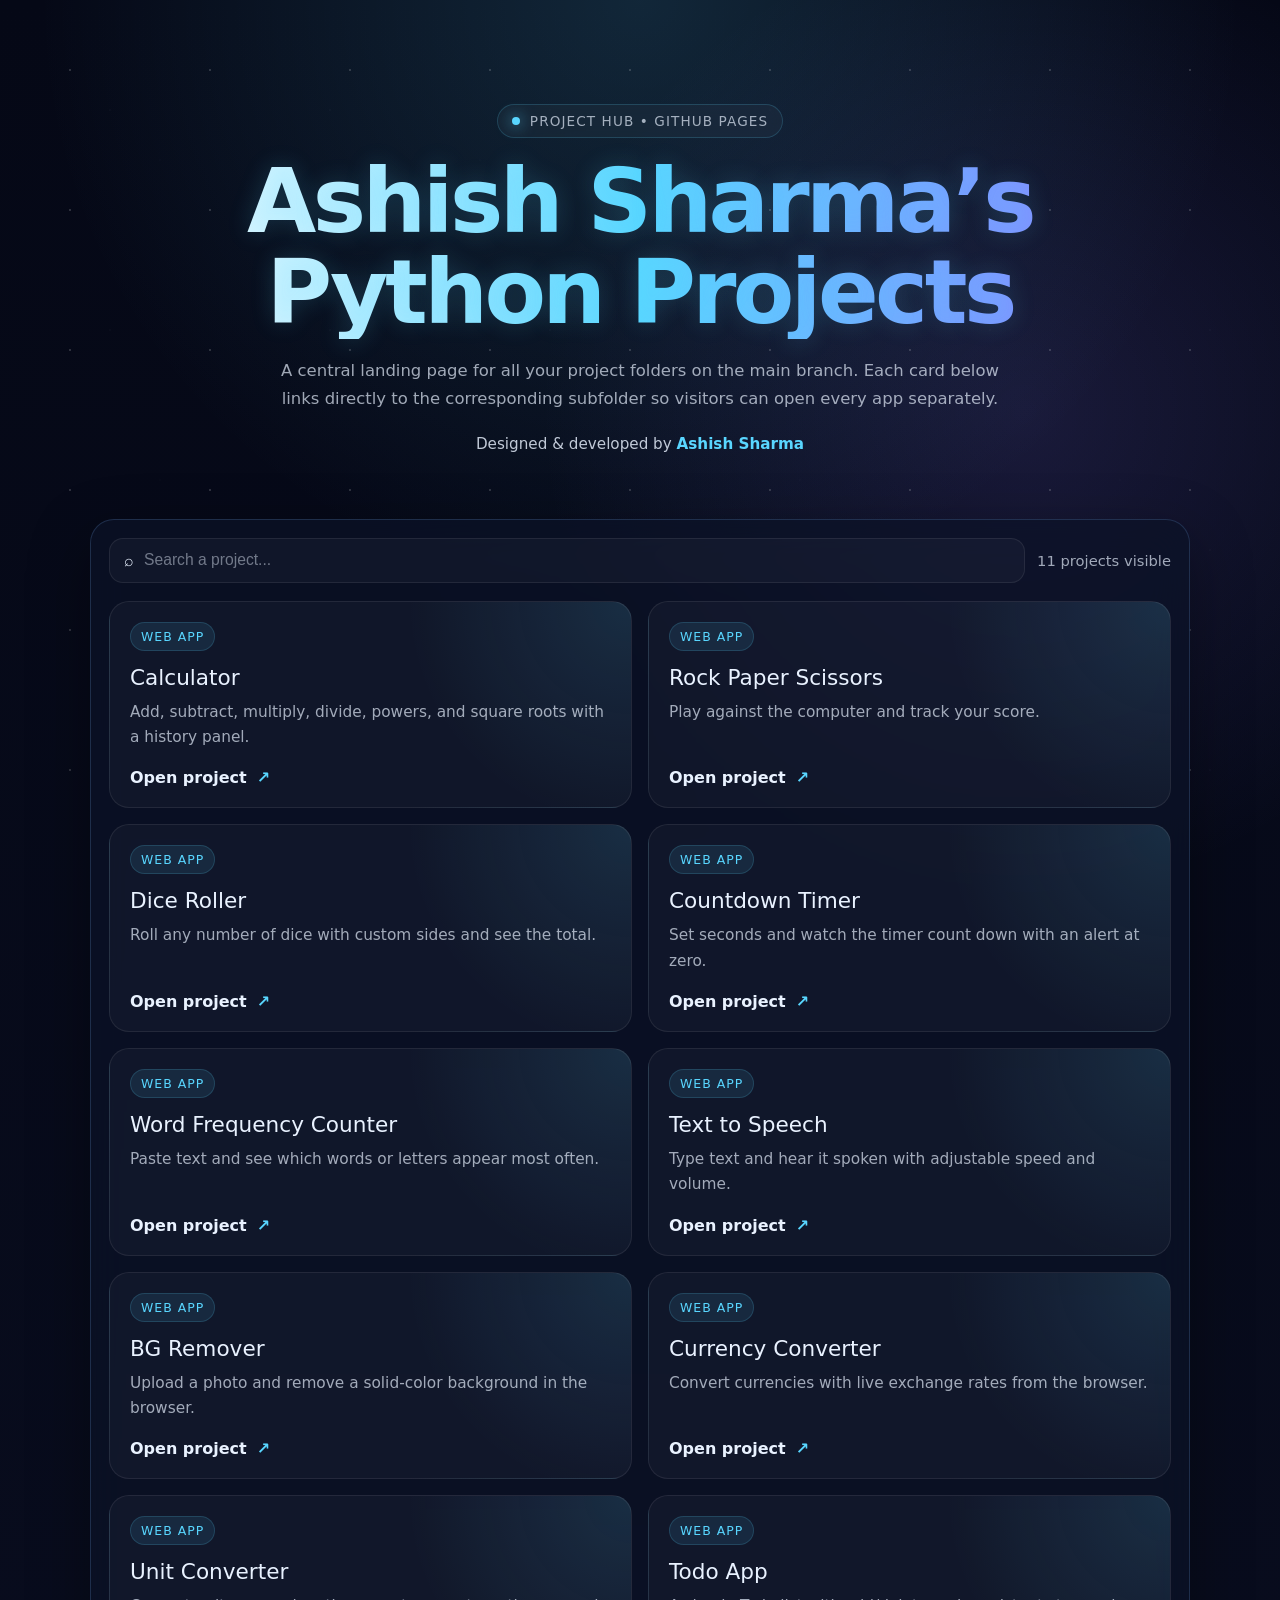
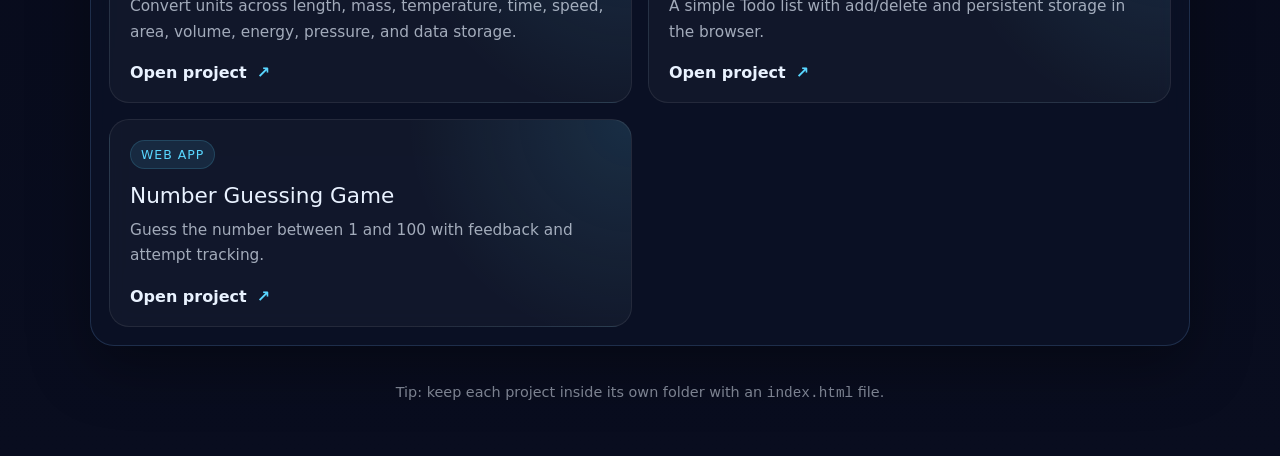
<file: main_project_hub_index.html>
<!DOCTYPE html>
<html lang="en">
<head>
  <meta charset="UTF-8" />
  <meta name="viewport" content="width=device-width, initial-scale=1.0" />
  <meta name="description" content="Ashish Sharma's project hub for all GitHub Pages subprojects." />
  <title>Ashish Sharma | Project Hub</title>
  <style>
    :root {
      --bg: #050816;
      --bg2: #090d1f;
      --card: rgba(12, 18, 40, 0.72);
      --card-border: rgba(120, 180, 255, 0.18);
      --text: #e9f2ff;
      --muted: rgba(233, 242, 255, 0.68);
      --accent: #59d6ff;
      --accent2: #8b7bff;
      --shadow: 0 20px 60px rgba(0, 0, 0, 0.35);
    }

    * { box-sizing: border-box; margin: 0; padding: 0; }
    html { scroll-behavior: smooth; }
    body {
      min-height: 100vh;
      font-family: Inter, system-ui, -apple-system, BlinkMacSystemFont, "Segoe UI", sans-serif;
      color: var(--text);
      background:
        radial-gradient(circle at top, rgba(89, 214, 255, 0.15), transparent 28%),
        radial-gradient(circle at 80% 20%, rgba(139, 123, 255, 0.15), transparent 25%),
        linear-gradient(180deg, var(--bg), var(--bg2));
      overflow-x: hidden;
    }

    .stars, .stars::before, .stars::after {
      position: fixed;
      inset: 0;
      content: "";
      pointer-events: none;
      background-image: radial-gradient(circle, rgba(255,255,255,0.9) 1px, transparent 1.5px);
      background-size: 140px 140px;
      opacity: 0.18;
      animation: drift 120s linear infinite;
      z-index: 0;
    }
    .stars::before { background-size: 220px 220px; opacity: 0.12; animation-duration: 160s; }
    .stars::after  { background-size: 320px 320px; opacity: 0.08; animation-duration: 200s; }

    @keyframes drift {
      from { transform: translateY(0); }
      to { transform: translateY(120px); }
    }

    .wrap {
      position: relative;
      z-index: 1;
      width: min(1100px, calc(100% - 32px));
      margin: 0 auto;
      padding: 32px 0 56px;
    }

    .hero {
      padding: 72px 24px 32px;
      text-align: center;
    }

    .eyebrow {
      display: inline-flex;
      align-items: center;
      gap: 10px;
      padding: 8px 14px;
      border: 1px solid rgba(89, 214, 255, 0.18);
      border-radius: 999px;
      background: rgba(255,255,255,0.03);
      color: var(--muted);
      font-size: 0.85rem;
      letter-spacing: 0.08em;
      text-transform: uppercase;
      backdrop-filter: blur(16px);
    }
    .eyebrow::before {
      content: "";
      width: 8px;
      height: 8px;
      border-radius: 50%;
      background: var(--accent);
      box-shadow: 0 0 16px var(--accent);
    }

    h1 {
      margin-top: 18px;
      font-size: clamp(2.4rem, 7vw, 5.6rem);
      line-height: 1.02;
      letter-spacing: -0.04em;
      text-wrap: balance;
      background: linear-gradient(90deg, #ffffff, var(--accent), var(--accent2));
      -webkit-background-clip: text;
      background-clip: text;
      color: transparent;
      text-shadow: 0 0 24px rgba(89, 214, 255, 0.18);
    }

    .desc {
      max-width: 760px;
      margin: 18px auto 0;
      color: var(--muted);
      line-height: 1.7;
      font-size: 1.03rem;
    }

    .meta {
      margin-top: 22px;
      color: rgba(233, 242, 255, 0.82);
      font-size: 0.95rem;
    }
    .meta strong { color: var(--accent); }

    .panel {
      margin-top: 34px;
      padding: 18px;
      border: 1px solid var(--card-border);
      background: var(--card);
      border-radius: 24px;
      box-shadow: var(--shadow);
      backdrop-filter: blur(18px);
    }

    .toolbar {
      display: flex;
      flex-wrap: wrap;
      gap: 12px;
      justify-content: space-between;
      align-items: center;
      margin-bottom: 18px;
    }

    .search {
      flex: 1 1 280px;
      display: flex;
      align-items: center;
      gap: 10px;
      padding: 12px 14px;
      border-radius: 14px;
      border: 1px solid rgba(255,255,255,0.08);
      background: rgba(255,255,255,0.03);
    }
    .search input {
      width: 100%;
      border: 0;
      outline: 0;
      background: transparent;
      color: var(--text);
      font-size: 0.98rem;
    }
    .search input::placeholder { color: rgba(233, 242, 255, 0.45); }

    .count {
      color: var(--muted);
      font-size: 0.92rem;
      white-space: nowrap;
    }

    .grid {
      display: grid;
      grid-template-columns: repeat(12, 1fr);
      gap: 16px;
    }

    .card {
      grid-column: span 6;
      display: flex;
      flex-direction: column;
      justify-content: space-between;
      min-height: 190px;
      padding: 20px;
      border-radius: 20px;
      border: 1px solid rgba(255,255,255,0.08);
      background:
        radial-gradient(circle at top right, rgba(89,214,255,0.12), transparent 40%),
        rgba(255,255,255,0.03);
      text-decoration: none;
      color: inherit;
      transition: transform 0.25s ease, border-color 0.25s ease, background 0.25s ease;
      position: relative;
      overflow: hidden;
    }
    .card:hover {
      transform: translateY(-4px);
      border-color: rgba(89, 214, 255, 0.35);
      background:
        radial-gradient(circle at top right, rgba(89,214,255,0.18), transparent 42%),
        rgba(255,255,255,0.05);
    }
    .card::after {
      content: "";
      position: absolute;
      inset: auto -40% -60% auto;
      width: 220px;
      height: 220px;
      border-radius: 50%;
      background: radial-gradient(circle, rgba(139,123,255,0.18), transparent 60%);
      filter: blur(8px);
      pointer-events: none;
    }

    .tag {
      display: inline-flex;
      width: fit-content;
      align-items: center;
      gap: 8px;
      padding: 6px 10px;
      border-radius: 999px;
      background: rgba(89,214,255,0.1);
      border: 1px solid rgba(89,214,255,0.16);
      color: var(--accent);
      font-size: 0.78rem;
      letter-spacing: 0.08em;
      text-transform: uppercase;
      margin-bottom: 14px;
    }

    .title {
      font-size: 1.35rem;
      margin-bottom: 10px;
    }

    .text {
      color: var(--muted);
      line-height: 1.65;
      margin-bottom: 18px;
      font-size: 0.96rem;
    }

    .link {
      margin-top: auto;
      display: inline-flex;
      align-items: center;
      gap: 10px;
      color: var(--text);
      font-weight: 600;
    }
    .arrow {
      transition: transform 0.25s ease;
      color: var(--accent);
    }
    .card:hover .arrow { transform: translateX(4px); }

    .footer {
      margin-top: 28px;
      text-align: center;
      color: rgba(233, 242, 255, 0.55);
      font-size: 0.9rem;
      padding: 10px 0 0;
    }

    @media (max-width: 820px) {
      .card { grid-column: span 12; }
      .hero { padding-top: 56px; }
    }
  </style>
</head>
<body>
  <div class="stars"></div>

  <main class="wrap">
    <section class="hero">
      <div class="eyebrow">Project Hub • GitHub Pages</div>
      <h1>Ashish Sharma’s Python Projects</h1>
      <p class="desc">
        A central landing page for all your project folders on the main branch. Each card below links directly to the corresponding subfolder so visitors can open every app separately.
      </p>
      <p class="meta">Designed &amp; developed by <strong>Ashish Sharma</strong></p>
    </section>

    <section class="panel">
      <div class="toolbar">
        <label class="search" for="filterInput" aria-label="Search projects">
          <span>⌕</span>
          <input id="filterInput" type="text" placeholder="Search a project..." />
        </label>
        <div class="count" id="projectCount"></div>
      </div>

      <div class="grid" id="projectGrid">
        <!-- Cards are populated dynamically from apps.json -->
      </div>
    </section>

    <div class="footer">Tip: keep each project inside its own folder with an <code>index.html</code> file.</div>
  </main>

  <script>
    (function(){
      const input = document.getElementById('filterInput');
      const grid = document.getElementById('projectGrid');
      const count = document.getElementById('projectCount');

      function makeCard(app) {
        const a = document.createElement('a');
        a.className = 'card project-card';
        a.href = `${app.folder}/index.html`;
        a.dataset.name = app.name || '';
        a.dataset.tags = (app.tags || []).join(' ');

        a.innerHTML = `
          <div>
            <div class="tag">Web App</div>
            <div class="title">${app.name}</div>
            <div class="text">${app.description || ''}</div>
          </div>
          <div class="link">Open project <span class="arrow">↗</span></div>
        `;

        return a;
      }

      function updateCount(visible, total) {
        count.textContent = `${visible} project${visible === 1 ? '' : 's'} visible`;
        // keep small stat if present
        const stat = document.getElementById('stat-projects');
        if (stat) stat.textContent = String(total);
      }

      function renderApps(apps) {
        grid.innerHTML = '';
        apps.forEach(app => grid.appendChild(makeCard(app)));
        filterCards();
      }

      function filterCards() {
        const q = input.value.trim().toLowerCase();
        const cards = [...grid.querySelectorAll('.project-card')];
        let visible = 0;
        cards.forEach(card => {
          const text = `${card.dataset.name} ${card.dataset.tags}`.toLowerCase();
          const show = text.includes(q);
          card.style.display = show ? 'flex' : 'none';
          if (show) visible += 1;
        });
        updateCount(visible, cards.length);
      }

      input.addEventListener('input', filterCards);

      // load apps.json and render; fallback to minimal list if fetch fails
      fetch('apps.json').then(r => {
        if (!r.ok) throw new Error('no json');
        return r.json();
      }).then(apps => renderApps(apps)).catch(() => {
        // minimal fallback including Todo app
        const fallback = [
          { name: 'Calculator', folder: 'Calculator', description: 'Calculator' },
          { name: 'Todo App', folder: 'Todo app', description: 'A simple Todo list' }
        ];
        renderApps(fallback);
      });
    })();
  </script>
</body>
</html>
</file>
<file: shared/hub.css>
/* Shared styles for the project hub (index.html) */
*, *::before, *::after { box-sizing: border-box; margin: 0; padding: 0; }

:root {
  --bg: #070b14;
  --card: rgba(12, 18, 36, 0.85);
  --border: rgba(120, 170, 255, 0.14);
  --text: #eef4ff;
  --muted: rgba(210, 220, 240, 0.65);
  --accent: #3b9eff;
  --accent2: #7c6bff;
  --radius: 16px;
}

body {
  font-family: "Segoe UI", system-ui, sans-serif;
  background: var(--bg);
  color: var(--text);
  min-height: 100vh;
  line-height: 1.5;
}

.bg-glow {
  position: fixed;
  inset: 0;
  pointer-events: none;
  background:
    radial-gradient(ellipse 70% 45% at 50% -5%, rgba(59, 158, 255, 0.18), transparent 55%),
    radial-gradient(ellipse 40% 30% at 90% 30%, rgba(124, 107, 255, 0.12), transparent 50%);
  z-index: 0;
}

.wrap {
  position: relative;
  z-index: 1;
  width: min(1100px, calc(100% - 32px));
  margin: 0 auto;
  padding: 24px 0 48px;
}

.top-bar {
  display: flex;
  align-items: center;
  justify-content: space-between;
  gap: 12px;
  flex-wrap: wrap;
  padding: 8px 0 24px;
}

.brand {
  display: flex;
  align-items: center;
  gap: 10px;
  text-decoration: none;
  color: var(--text);
  font-weight: 700;
}

.brand-icon {
  width: 40px;
  height: 40px;
  border-radius: 12px;
  display: grid;
  place-items: center;
  background: linear-gradient(135deg, var(--accent), var(--accent2));
  font-size: 0.85rem;
}

.github-btn {
  display: inline-flex;
  align-items: center;
  gap: 8px;
  padding: 10px 16px;
  border-radius: 10px;
  border: 1px solid var(--border);
  background: rgba(255, 255, 255, 0.04);
  color: var(--text);
  text-decoration: none;
  font-size: 0.9rem;
  font-weight: 600;
}

.github-btn:hover {
  border-color: rgba(59, 158, 255, 0.4);
  background: rgba(59, 158, 255, 0.08);
}

.hero {
  text-align: center;
  padding: 32px 12px 28px;
  animation: hero-in 0.55s ease both;
}

@keyframes hero-in {
  from { opacity: 0; transform: translateY(10px); }
  to { opacity: 1; transform: translateY(0); }
}

.badge {
  display: inline-block;
  padding: 6px 14px;
  border-radius: 999px;
  border: 1px solid var(--border);
  color: var(--muted);
  font-size: 0.82rem;
  margin-bottom: 16px;
}

.hero h1 {
  font-size: clamp(2rem, 6vw, 3.2rem);
  letter-spacing: -0.03em;
  margin-bottom: 12px;
}

.hero h1 span {
  background: linear-gradient(90deg, var(--accent), var(--accent2));
  -webkit-background-clip: text;
  background-clip: text;
  color: transparent;
}

.hero p {
  max-width: 560px;
  margin: 0 auto;
  color: var(--muted);
}

.toolbar {
  display: flex;
  flex-wrap: wrap;
  gap: 12px;
  align-items: center;
  margin-bottom: 20px;
}

.search-box {
  flex: 1 1 220px;
  display: flex;
  align-items: center;
  gap: 8px;
  padding: 12px 14px;
  border-radius: 12px;
  border: 1px solid var(--border);
  background: var(--card);
}

.search-box input {
  flex: 1;
  border: none;
  outline: none;
  background: transparent;
  color: var(--text);
  font: inherit;
}

.count-label {
  color: var(--muted);
  font-size: 0.88rem;
}

.grid {
  display: grid;
  grid-template-columns: repeat(auto-fill, minmax(300px, 1fr));
  gap: 16px;
}

.card {
  display: flex;
  flex-direction: column;
  min-height: 200px;
  padding: 22px;
  border-radius: var(--radius);
  border: 1px solid var(--border);
  background: var(--card);
  text-decoration: none;
  color: inherit;
  transition: transform 0.2s ease, border-color 0.2s ease, box-shadow 0.2s ease;
  animation: card-in 0.45s ease both;
}

@keyframes card-in {
  from { opacity: 0; transform: translateY(14px); }
  to { opacity: 1; transform: translateY(0); }
}

.card:nth-child(1) { animation-delay: 0.04s; }
.card:nth-child(2) { animation-delay: 0.08s; }
.card:nth-child(3) { animation-delay: 0.12s; }
.card:nth-child(4) { animation-delay: 0.16s; }
.card:nth-child(5) { animation-delay: 0.2s; }
.card:nth-child(6) { animation-delay: 0.24s; }
.card:nth-child(7) { animation-delay: 0.28s; }

.card:hover {
  transform: translateY(-4px);
  border-color: rgba(59, 158, 255, 0.35);
  box-shadow: 0 12px 40px rgba(0, 0, 0, 0.25);
}

.card-top {
  display: flex;
  justify-content: space-between;
  align-items: flex-start;
  margin-bottom: 14px;
}

.card-icon {
  font-size: 1.8rem;
}

.card-tag {
  font-size: 0.72rem;
  font-weight: 600;
  letter-spacing: 0.06em;
  text-transform: uppercase;
  padding: 4px 8px;
  border-radius: 6px;
  background: rgba(59, 158, 255, 0.12);
  color: var(--accent);
}

.card h2 {
  font-size: 1.2rem;
  margin-bottom: 8px;
}

.card p {
  flex: 1;
  color: var(--muted);
  font-size: 0.92rem;
  margin-bottom: 16px;
}

.card-link {
  font-weight: 600;
  color: var(--accent);
  font-size: 0.9rem;
}

.card-add {
  display: flex;
  flex-direction: column;
  align-items: center;
  justify-content: center;
  text-align: center;
  min-height: 200px;
  padding: 22px;
  border-radius: var(--radius);
  border: 2px dashed var(--border);
  color: var(--muted);
}

.card-add strong {
  display: block;
  color: var(--text);
  margin: 10px 0 6px;
}

.footer {
  margin-top: 40px;
  text-align: center;
  color: var(--muted);
  font-size: 0.88rem;
}

.footer a {
  color: var(--accent);
  text-decoration: none;
}

.footer code {
  font-size: 0.82rem;
  padding: 2px 6px;
  border-radius: 4px;
  background: rgba(255, 255, 255, 0.05);
}

/* accent colors per card */
.card[data-color="cyan"] .card-link { color: #38bdf8; }
.card[data-color="violet"] .card-link { color: #a78bfa; }
.card[data-color="emerald"] .card-link { color: #34d399; }
.card[data-color="amber"] .card-link { color: #fbbf24; }
.card[data-color="rose"] .card-link { color: #f472b6; }
.card[data-color="blue"] .card-link { color: #60a5fa; }

@media (max-width: 600px) {
  .grid { grid-template-columns: 1fr; }
}
</file>
<file: shared/app.css>
/* Small shared styles for each app page */
.back-link {
  position: fixed;
  top: 16px;
  left: 16px;
  z-index: 100;
  padding: 8px 14px;
  border-radius: 10px;
  border: 1px solid rgba(255, 255, 255, 0.12);
  background: rgba(10, 14, 28, 0.75);
  color: rgba(230, 240, 255, 0.75);
  text-decoration: none;
  font-size: 0.85rem;
  font-weight: 600;
  font-family: "Segoe UI", system-ui, sans-serif;
  backdrop-filter: blur(8px);
}

.back-link:hover {
  color: #fff;
  border-color: rgba(59, 158, 255, 0.4);
}
</file>
<file: shared/app-theme.css>
/* Shared app page theme — matches the project hub (hub.css) */
*, *::before, *::after { box-sizing: border-box; margin: 0; padding: 0; }

:root {
  --bg: #070b14;
  --card: rgba(12, 18, 36, 0.85);
  --border: rgba(120, 170, 255, 0.14);
  --text: #eef4ff;
  --muted: rgba(210, 220, 240, 0.65);
  --accent: #3b9eff;
  --accent2: #7c6bff;
  --accent-glow: rgba(59, 158, 255, 0.18);
  --radius: 16px;
}

/* Per-app accent colors (same as hub card colors) */
[data-accent="cyan"]   { --accent: #38bdf8; --accent2: #3b9eff; --accent-glow: rgba(56, 189, 248, 0.18); --border: rgba(56, 189, 248, 0.14); }
[data-accent="violet"] { --accent: #a78bfa; --accent2: #8b5cf6; --accent-glow: rgba(139, 92, 246, 0.18); --border: rgba(139, 92, 246, 0.14); }
[data-accent="emerald"]{ --accent: #34d399; --accent2: #38bdf8; --accent-glow: rgba(52, 211, 153, 0.18); --border: rgba(52, 211, 153, 0.14); }
[data-accent="amber"]  { --accent: #fbbf24; --accent2: #fb923c; --accent-glow: rgba(251, 191, 36, 0.14); --border: rgba(251, 191, 36, 0.14); }
[data-accent="rose"]   { --accent: #f472b6; --accent2: #a78bfa; --accent-glow: rgba(244, 114, 182, 0.16); --border: rgba(244, 114, 182, 0.14); }
[data-accent="blue"]   { --accent: #60a5fa; --accent2: #6366f1; --accent-glow: rgba(96, 165, 250, 0.18); --border: rgba(96, 165, 250, 0.14); }

body.app-page {
  font-family: "Segoe UI", system-ui, sans-serif;
  background: var(--bg);
  color: var(--text);
  min-height: 100vh;
  line-height: 1.5;
  overflow-x: hidden;
}

.bg-glow {
  position: fixed;
  inset: 0;
  pointer-events: none;
  background:
    radial-gradient(ellipse 70% 45% at 50% -5%, var(--accent-glow), transparent 55%),
    radial-gradient(ellipse 40% 30% at 90% 30%, rgba(124, 107, 255, 0.1), transparent 50%);
  z-index: 0;
}

.app-shell {
  position: relative;
  z-index: 1;
  width: min(720px, calc(100% - 32px));
  margin: 0 auto;
  padding: 72px 0 48px;
  animation: page-in 0.5s ease both;
}

.app-shell.wide { width: min(900px, calc(100% - 32px)); }
.app-shell.narrow { width: min(400px, calc(100% - 32px)); }

@keyframes page-in {
  from { opacity: 0; transform: translateY(12px); }
  to { opacity: 1; transform: translateY(0); }
}

.app-header {
  text-align: center;
  margin-bottom: 28px;
  animation: fade-up 0.55s ease 0.08s both;
}

.app-title {
  font-size: clamp(1.6rem, 5vw, 2.2rem);
  font-weight: 800;
  letter-spacing: -0.03em;
  margin-bottom: 8px;
  background: linear-gradient(90deg, var(--accent), var(--accent2));
  -webkit-background-clip: text;
  background-clip: text;
  color: transparent;
}

.app-subtitle {
  font-size: 0.92rem;
  color: var(--muted);
}

.panel {
  background: var(--card);
  border: 1px solid var(--border);
  border-radius: var(--radius);
  padding: 22px;
  backdrop-filter: blur(10px);
  transition: border-color 0.25s ease, box-shadow 0.25s ease;
  animation: fade-up 0.55s ease 0.14s both;
}

.panel:hover {
  border-color: rgba(120, 170, 255, 0.22);
}

@keyframes fade-up {
  from { opacity: 0; transform: translateY(10px); }
  to { opacity: 1; transform: translateY(0); }
}

.text-input,
.text-area {
  width: 100%;
  padding: 16px 18px;
  font: inherit;
  font-size: 1rem;
  line-height: 1.6;
  color: var(--text);
  background: rgba(0, 0, 0, 0.2);
  border: 1px solid var(--border);
  border-radius: 12px;
  outline: none;
  resize: vertical;
  transition: border-color 0.25s, box-shadow 0.25s;
}

.text-area { min-height: 140px; }
.text-input::placeholder,
.text-area::placeholder { color: var(--muted); }

.text-input:focus,
.text-area:focus {
  border-color: var(--accent);
  box-shadow: 0 0 0 3px var(--accent-glow);
}

.btn-primary {
  padding: 12px 28px;
  font: inherit;
  font-size: 0.9rem;
  font-weight: 700;
  color: #fff;
  background: linear-gradient(135deg, var(--accent), var(--accent2));
  border: none;
  border-radius: 12px;
  cursor: pointer;
  transition: transform 0.2s ease, box-shadow 0.2s ease;
}

.btn-primary:hover {
  transform: translateY(-2px);
  box-shadow: 0 8px 24px var(--accent-glow);
}

.btn-primary:active { transform: translateY(0); }
.btn-primary:disabled { opacity: 0.5; cursor: not-allowed; transform: none; }

.btn-secondary {
  padding: 10px 20px;
  font: inherit;
  font-size: 0.85rem;
  font-weight: 600;
  color: var(--muted);
  background: rgba(255, 255, 255, 0.04);
  border: 1px solid var(--border);
  border-radius: 10px;
  cursor: pointer;
  transition: all 0.2s ease;
}

.btn-secondary:hover {
  color: var(--text);
  border-color: var(--accent);
  background: var(--accent-glow);
}

.page-footer {
  position: relative;
  z-index: 1;
  text-align: center;
  padding: 28px 16px;
  font-size: 0.85rem;
  color: var(--muted);
  animation: fade-up 0.55s ease 0.2s both;
}

.page-footer a {
  color: var(--accent);
  text-decoration: none;
}

.page-footer a:hover { text-decoration: underline; }

.note-box {
  margin-top: 20px;
  padding: 14px 18px;
  font-size: 0.85rem;
  color: var(--muted);
  line-height: 1.55;
  background: rgba(124, 107, 255, 0.06);
  border: 1px solid rgba(124, 107, 255, 0.12);
  border-radius: 12px;
}

.note-box code {
  font-size: 0.82rem;
  padding: 2px 6px;
  border-radius: 4px;
  background: rgba(255, 255, 255, 0.06);
}

.back-link:hover {
  color: var(--accent);
  border-color: rgba(59, 158, 255, 0.35);
}

[data-accent] .back-link:hover {
  border-color: var(--accent);
  background: var(--accent-glow);
}
</file>
